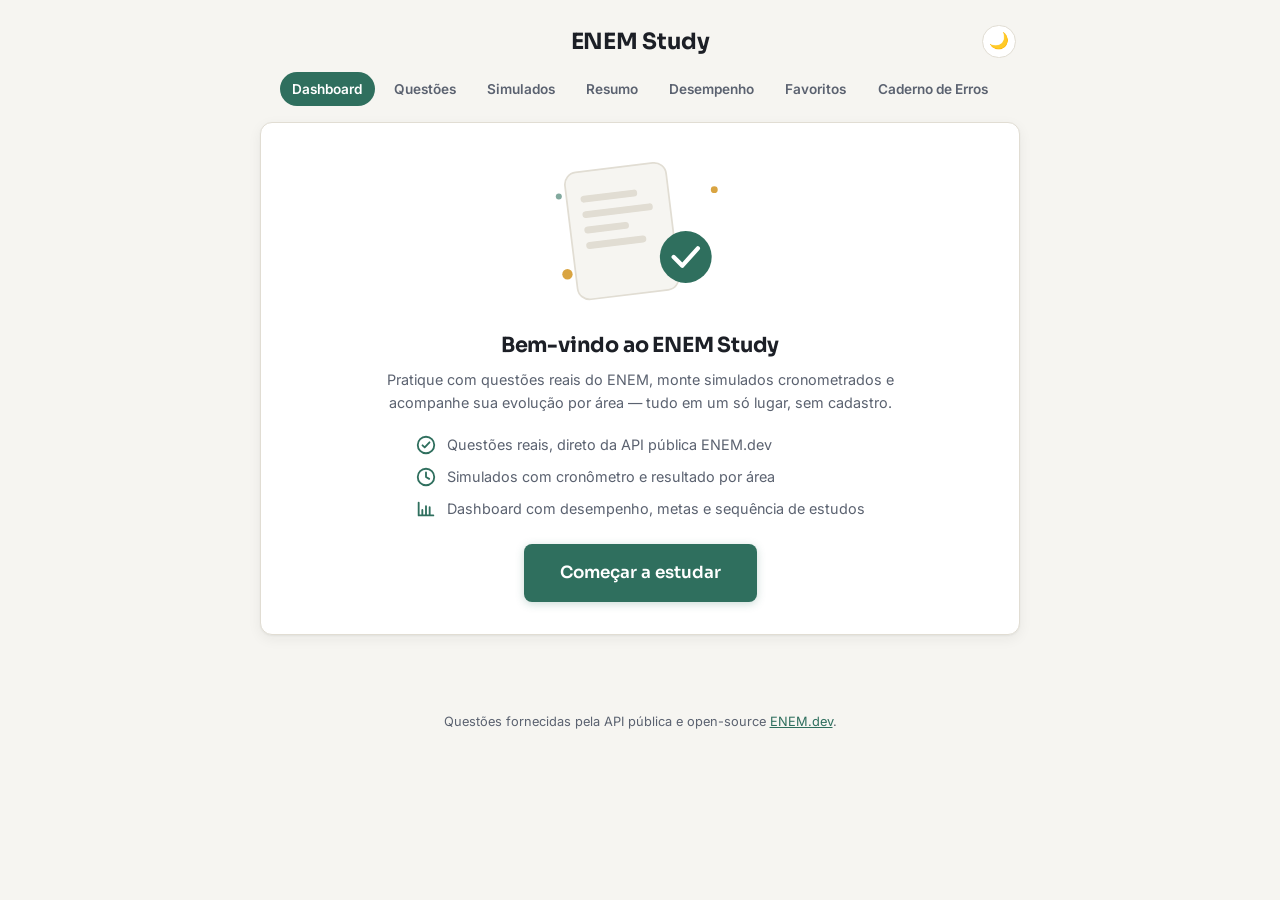
<file: index.html>
<!DOCTYPE html>
<html lang="pt-BR">
<head>
  <meta charset="UTF-8" />
  <meta name="viewport" content="width=device-width, initial-scale=1.0" />
  <title>ENEM Study — Dashboard</title>
  <link rel="preconnect" href="https://fonts.googleapis.com" />
  <link rel="stylesheet" href="css/global.css" />
  <link rel="stylesheet" href="css/dashboard.css" />
  <script>
    // Aplica o tema salvo ANTES da primeira renderização, para evitar o
    // "flash" de tema claro seguido de escuro. Única exceção deliberada à
    // regra de que só storage.js acessa localStorage: precisa rodar de
    // forma síncrona no <head>, antes de qualquer módulo ES carregar.
    try {
      var config = JSON.parse(localStorage.getItem('enemStudy:config'));
      if (config && config.tema === 'escuro') {
        document.documentElement.setAttribute('data-tema', 'escuro');
      }
    } catch (erro) {
      // localStorage indisponível — segue com o tema claro padrão.
    }
  </script>
</head>
<body>
  <div id="splash" class="splash" aria-hidden="true">
    <span class="splash-texto">Feito por: <strong>@davi__szz</strong></span>
  </div>
  <a href="#main" class="skip-link">Pular para o conteúdo</a>
  <header class="topo">
    <div class="topo-linha">
      <h1>ENEM Study</h1>
      <button id="btn-tema" type="button" class="botao-tema" aria-label="Ativar tema escuro">🌙</button>
    </div>
    <nav class="nav" aria-label="Navegação principal">
      <a class="nav-link" href="index.html">Dashboard</a>
      <a class="nav-link" href="pages/questoes.html">Questões</a>
      <a class="nav-link" href="pages/simulados.html">Simulados</a>
      <a class="nav-link" href="pages/resumo.html">Resumo</a>
      <a class="nav-link" href="pages/desempenho.html">Desempenho</a>
      <a class="nav-link" href="pages/favoritos.html">Favoritos</a>
      <a class="nav-link" href="pages/erros.html">Caderno de Erros</a>
    </nav>
  </header>

  <main class="conteudo" id="main">
    <section id="estado-sem-dados" class="cartao cartao--hero">
      <div class="hero-ilustracao" aria-hidden="true">
        <svg viewBox="0 0 220 170" width="190" height="147" role="img">
          <rect class="hero-doc-fundo" x="30" y="14" width="118" height="148" rx="14"
                transform="rotate(-7 89 88)" />
          <rect class="hero-doc-linha" x="46" y="42" width="66" height="8" rx="4"
                transform="rotate(-7 89 88)" />
          <rect class="hero-doc-linha" x="46" y="60" width="82" height="8" rx="4"
                transform="rotate(-7 89 88)" />
          <rect class="hero-doc-linha" x="46" y="78" width="52" height="8" rx="4"
                transform="rotate(-7 89 88)" />
          <rect class="hero-doc-linha" x="46" y="96" width="70" height="8" rx="4"
                transform="rotate(-7 89 88)" />
          <circle class="hero-badge-circulo" cx="163" cy="118" r="30" />
          <path class="hero-badge-check" d="M149 118l10 10 18-20" />
          <circle class="hero-dot hero-dot--ambar" cx="26" cy="138" r="6" />
          <circle class="hero-dot hero-dot--ambar" cx="196" cy="40" r="4" />
          <circle class="hero-dot hero-dot--primaria" cx="16" cy="48" r="3.5" />
        </svg>
      </div>

      <h2>Bem-vindo ao ENEM Study</h2>
      <p class="texto-suave hero-descricao">
        Pratique com questões reais do ENEM, monte simulados cronometrados e
        acompanhe sua evolução por área — tudo em um só lugar, sem cadastro.
      </p>

      <div class="hero-recursos">
        <div class="hero-recurso">
          <svg class="hero-recurso-icone" viewBox="0 0 24 24" width="22" height="22" aria-hidden="true">
            <circle cx="12" cy="12" r="9" />
            <path d="M8.2 12.3l2.4 2.4 5.2-5.6" />
          </svg>
          <span>Questões reais, direto da API pública ENEM.dev</span>
        </div>
        <div class="hero-recurso">
          <svg class="hero-recurso-icone" viewBox="0 0 24 24" width="22" height="22" aria-hidden="true">
            <circle cx="12" cy="12" r="9" />
            <path d="M12 7v5l3.5 2" />
          </svg>
          <span>Simulados com cronômetro e resultado por área</span>
        </div>
        <div class="hero-recurso">
          <svg class="hero-recurso-icone" viewBox="0 0 24 24" width="22" height="22" aria-hidden="true">
            <path d="M4 19V5M4 19h16M8 19v-6M12 19V9M16 19v-9" />
          </svg>
          <span>Dashboard com desempenho, metas e sequência de estudos</span>
        </div>
      </div>

      <a href="pages/questoes.html" class="botao botao--primario botao--grande">Começar a estudar</a>
    </section>

    <div id="dashboard-conteudo" hidden>
      <section class="grade-stats">
        <div class="cartao stat-card">
          <svg class="stat-icone" viewBox="0 0 24 24" width="22" height="22" aria-hidden="true">
            <circle cx="12" cy="12" r="9" />
            <path d="M8.2 12.3l2.4 2.4 5.2-5.6" />
          </svg>
          <span class="stat-label">Questões resolvidas</span>
          <span id="stat-resolvidas" class="stat-valor">0</span>
        </div>
        <div class="cartao stat-card">
          <svg class="stat-icone" viewBox="0 0 24 24" width="22" height="22" aria-hidden="true">
            <circle cx="12" cy="12" r="9" />
            <circle cx="12" cy="12" r="5" />
            <circle class="stat-icone-preenchido" cx="12" cy="12" r="1.3" />
          </svg>
          <span class="stat-label">Taxa de acerto</span>
          <span id="stat-taxa-acerto" class="stat-valor">—</span>
        </div>
        <div class="cartao stat-card">
          <svg id="icone-chama" class="stat-icone stat-icone-chama" viewBox="0 0 24 24" width="22" height="22" aria-hidden="true">
            <path d="M12 2.5c1 3-1.8 4.2-1.8 7.2a3.8 3.8 0 0 0 7.6 0c0-1-.4-1.8-.9-1.9.4 1.9-.9 2.8-1.9 2.8-1.4 0-1.9-1.1-1.9-2.2 0-1.9 1.9-2.8.9-5.4-.9.7-1.9 1.9-1.9 5 0 1.7-1.4 2.5-2.3 1.6C8.5 8.1 9 5.3 12 2.5z" />
          </svg>
          <span class="stat-label">Sequência de estudos</span>
          <span id="stat-streak" class="stat-valor">—</span>
        </div>
      </section>

      <section class="cartao">
        <div class="metas-cabecalho">
          <h2>Metas</h2>
          <button id="btn-editar-metas" type="button" class="botao botao--secundario botao--pequeno">
            Editar metas
          </button>
        </div>

        <p id="meta-texto-diaria" class="texto-suave">Meta diária: 0/30</p>
        <div class="barra-trilha barra-trilha--meta">
          <div id="meta-barra-diaria" class="barra-preenchimento" style="width: 0%"></div>
        </div>

        <p id="meta-texto-semanal" class="texto-suave meta-espaco-topo">Meta semanal: 0/150</p>
        <div class="barra-trilha barra-trilha--meta">
          <div id="meta-barra-semanal" class="barra-preenchimento" style="width: 0%"></div>
        </div>

        <form id="form-metas" class="form-metas" hidden>
          <div class="campo">
            <label for="input-meta-diaria">Meta diária (questões)</label>
            <input id="input-meta-diaria" type="number" min="1" max="500" required />
          </div>
          <div class="campo">
            <label for="input-meta-semanal">Meta semanal (questões)</label>
            <input id="input-meta-semanal" type="number" min="1" max="2000" required />
          </div>
          <button type="submit" class="botao botao--primario botao--pequeno">Salvar</button>
        </form>
      </section>

      <section class="cartao">
        <h2>Desempenho por área</h2>
        <div id="desempenho-por-disciplina"></div>
        <a href="pages/desempenho.html" class="link-ver-mais">Ver desempenho detalhado →</a>
      </section>

      <div id="recomendacoes" class="recomendacoes" hidden></div>

      <section class="cartao">
        <h2>Evolução da taxa de acerto</h2>
        <div id="grafico-evolucao" class="grafico-evolucao"></div>
      </section>

      <section class="cartao">
        <h2>Atividade recente</h2>
        <div id="atividade-recente"></div>
      </section>

      <div class="acoes-dashboard">
        <a href="pages/questoes.html" class="botao botao--primario botao--grande">
          Começar a estudar
        </a>
      </div>
    </div>
  </main>

  <footer class="rodape">
    <p>Questões fornecidas pela API pública e open-source <a href="https://enem.dev" target="_blank" rel="noopener">ENEM.dev</a>.</p>
  </footer>

  <script type="module" src="js/app.js"></script>
  <script type="module" src="js/dashboard.js"></script>
</body>
</html>
</file>
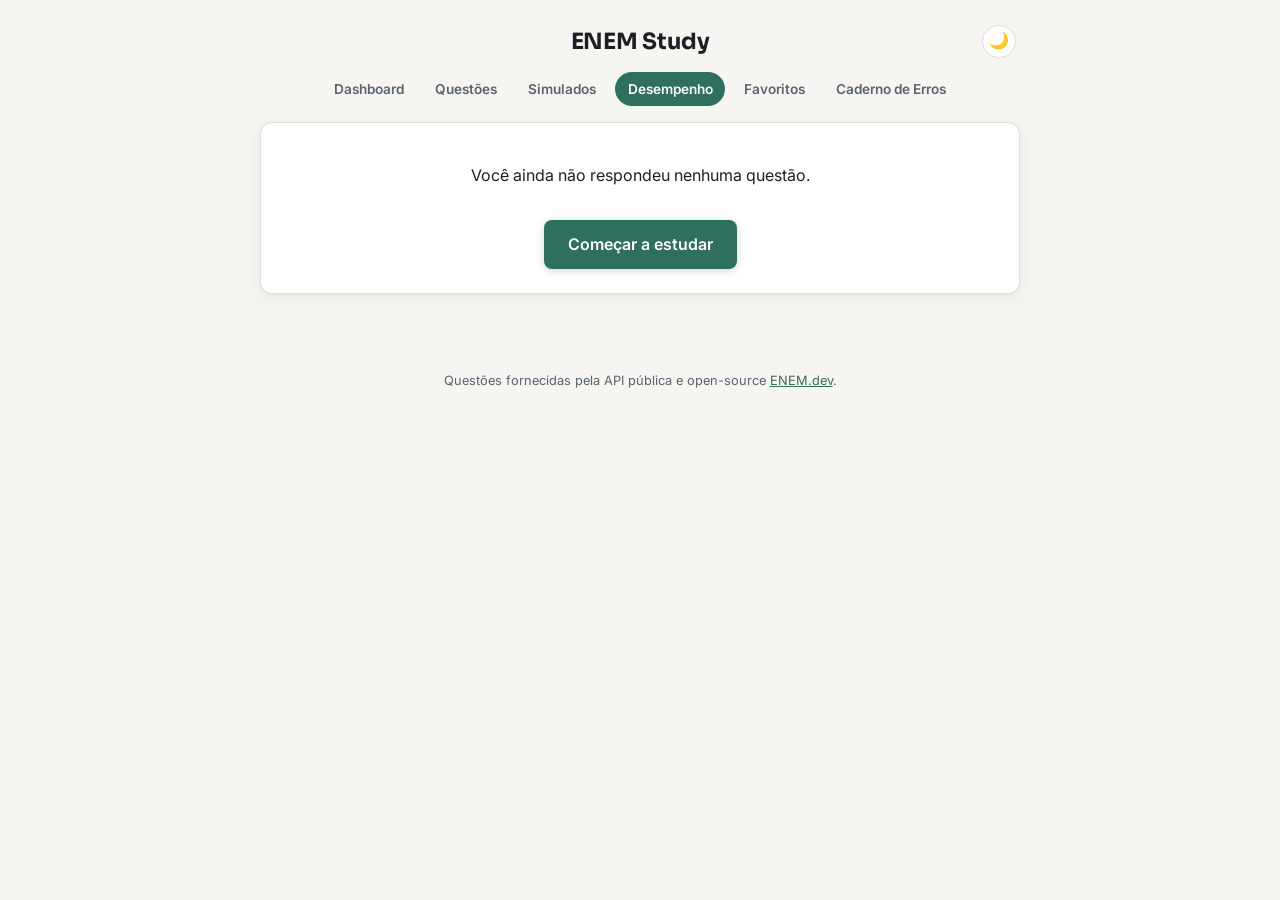
<file: desempenho.html>
<!DOCTYPE html>
<html lang="pt-BR">
<head>
  <meta charset="UTF-8" />
  <meta name="viewport" content="width=device-width, initial-scale=1.0" />
  <title>ENEM Study — Desempenho</title>
  <link rel="stylesheet" href="../css/global.css" />
  <link rel="stylesheet" href="../css/listas.css" />
  <link rel="preconnect" href="https://fonts.googleapis.com" />
  <script>
    // Aplica o tema salvo ANTES da primeira renderização (evita flash).
    // Única exceção deliberada à regra de que só storage.js acessa
    // localStorage: precisa rodar de forma síncrona no <head>.
    try {
      var config = JSON.parse(localStorage.getItem('enemStudy:config'));
      if (config && config.tema === 'escuro') {
        document.documentElement.setAttribute('data-tema', 'escuro');
      }
    } catch (erro) {
      // localStorage indisponível — segue com o tema claro padrão.
    }
  </script>
</head>
<body>
  <a href="#main" class="skip-link">Pular para o conteúdo</a>
  <header class="topo">
    <div class="topo-linha">
      <h1>ENEM Study</h1>
      <button id="btn-tema" type="button" class="botao-tema" aria-label="Ativar tema escuro">🌙</button>
    </div>
    <nav class="nav" aria-label="Navegação principal">
      <a class="nav-link" href="../index.html">Dashboard</a>
      <a class="nav-link" href="questoes.html">Questões</a>
      <a class="nav-link" href="simulados.html">Simulados</a>
      <a class="nav-link" href="desempenho.html">Desempenho</a>
      <a class="nav-link" href="favoritos.html">Favoritos</a>
      <a class="nav-link" href="erros.html">Caderno de Erros</a>
    </nav>
  </header>

  <main class="conteudo" id="main">
    <section id="estado-sem-dados" class="cartao cartao--central">
      <p>Você ainda não respondeu nenhuma questão.</p>
      <a href="questoes.html" class="botao botao--primario">Começar a estudar</a>
    </section>

    <div id="desempenho-conteudo" hidden>
      <section class="grade-stats">
        <div class="cartao stat-card">
          <span class="stat-label">Total de questões</span>
          <span id="resumo-total" class="stat-valor">0</span>
        </div>
        <div class="cartao stat-card">
          <span class="stat-label">Acertos</span>
          <span id="resumo-acertos" class="stat-valor">0</span>
        </div>
        <div class="cartao stat-card">
          <span class="stat-label">Taxa de acerto geral</span>
          <span id="resumo-taxa" class="stat-valor">0%</span>
        </div>
      </section>

      <section class="cartao">
        <h2>Desempenho por área</h2>
        <div class="tabela-scroll">
          <table class="tabela">
            <thead>
              <tr>
                <th scope="col">Área</th>
                <th scope="col">Questões</th>
                <th scope="col">Acertos</th>
                <th scope="col">Taxa de acerto</th>
              </tr>
            </thead>
            <tbody id="tabela-disciplinas"></tbody>
          </table>
        </div>
      </section>

      <section class="cartao">
        <h2>Questões por dia (últimos 14 dias)</h2>
        <div id="grafico-questoes-por-dia" class="grafico-barras"></div>
      </section>
    </div>
  </main>

  <footer class="rodape">
    <p>Questões fornecidas pela API pública e open-source <a href="https://enem.dev" target="_blank" rel="noopener">ENEM.dev</a>.</p>
  </footer>

  <script type="module" src="../js/app.js"></script>
  <script type="module" src="../js/desempenho.js"></script>
</body>
</html>
</file>
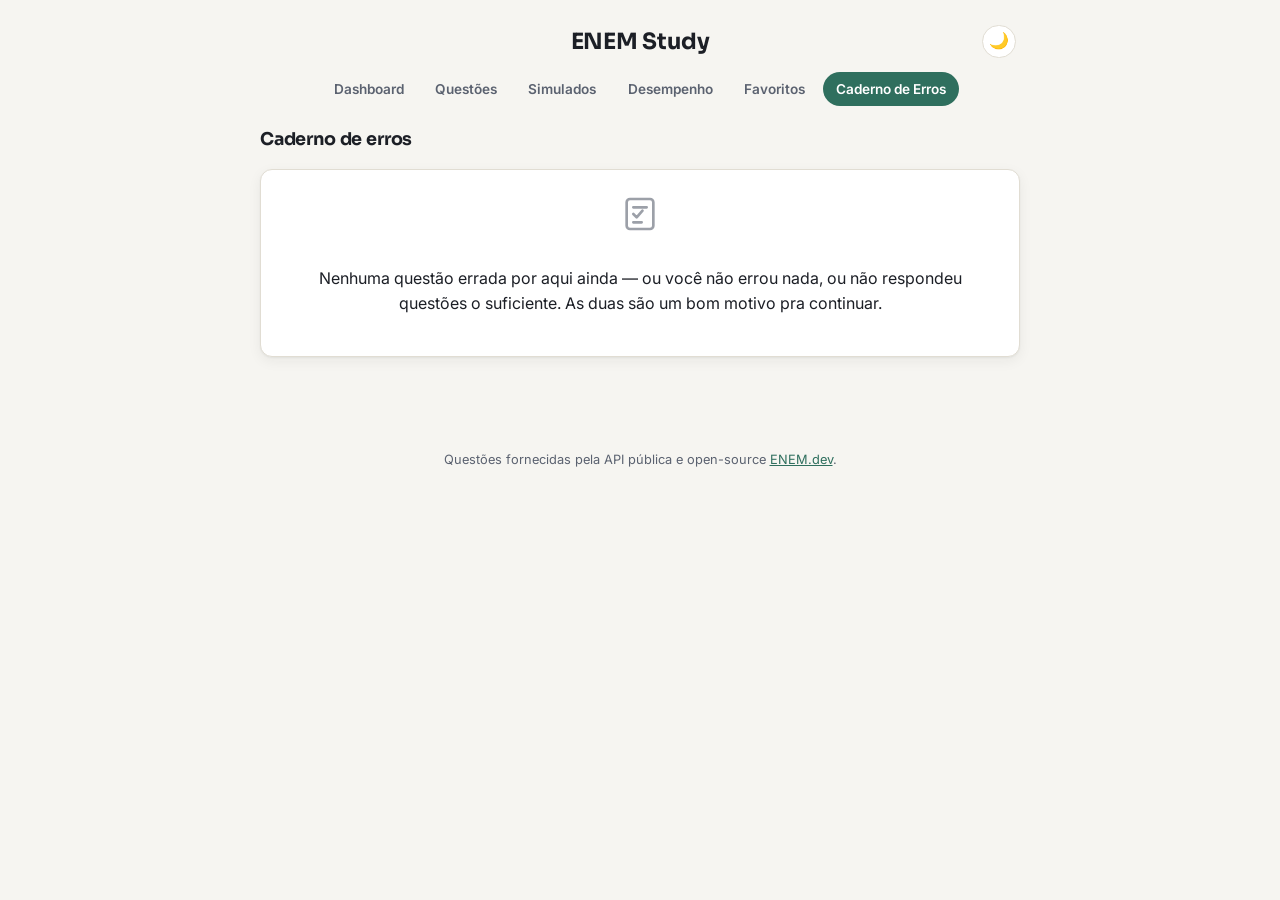
<file: erros.html>
<!DOCTYPE html>
<html lang="pt-BR">
<head>
  <meta charset="UTF-8" />
  <meta name="viewport" content="width=device-width, initial-scale=1.0" />
  <title>ENEM Study — Caderno de Erros</title>
  <link rel="stylesheet" href="../css/global.css" />
  <link rel="stylesheet" href="../css/listas.css" />
  <link rel="preconnect" href="https://fonts.googleapis.com" />
  <script>
    // Aplica o tema salvo ANTES da primeira renderização (evita flash).
    // Única exceção deliberada à regra de que só storage.js acessa
    // localStorage: precisa rodar de forma síncrona no <head>.
    try {
      var config = JSON.parse(localStorage.getItem('enemStudy:config'));
      if (config && config.tema === 'escuro') {
        document.documentElement.setAttribute('data-tema', 'escuro');
      }
    } catch (erro) {
      // localStorage indisponível — segue com o tema claro padrão.
    }
  </script>
</head>
<body>
  <a href="#main" class="skip-link">Pular para o conteúdo</a>
  <header class="topo">
    <div class="topo-linha">
      <h1>ENEM Study</h1>
      <button id="btn-tema" type="button" class="botao-tema" aria-label="Ativar tema escuro">🌙</button>
    </div>
    <nav class="nav" aria-label="Navegação principal">
      <a class="nav-link" href="../index.html">Dashboard</a>
      <a class="nav-link" href="questoes.html">Questões</a>
      <a class="nav-link" href="simulados.html">Simulados</a>
      <a class="nav-link" href="desempenho.html">Desempenho</a>
      <a class="nav-link" href="favoritos.html">Favoritos</a>
      <a class="nav-link" href="erros.html">Caderno de Erros</a>
    </nav>
  </header>

  <main class="conteudo" id="main">
    <h2>Caderno de erros</h2>

    <div id="estado-vazio" class="cartao cartao--central" hidden>
      <svg class="estado-vazio-icone" viewBox="0 0 24 24" width="40" height="40" aria-hidden="true">
        <rect x="4" y="3" width="16" height="18" rx="2" />
        <path d="M8 8h8M8 12l2 2 3.5-4M8 17h5" />
      </svg>
      <p>
        Nenhuma questão errada por aqui ainda — ou você não errou nada, ou não
        respondeu questões o suficiente. As duas são um bom motivo pra continuar.
      </p>
    </div>

    <ul id="lista-erros" class="lista-cartoes" hidden></ul>
  </main>

  <footer class="rodape">
    <p>Questões fornecidas pela API pública e open-source <a href="https://enem.dev" target="_blank" rel="noopener">ENEM.dev</a>.</p>
  </footer>

  <script type="module" src="../js/app.js"></script>
  <script type="module" src="../js/erros.js"></script>
</body>
</html>
</file>
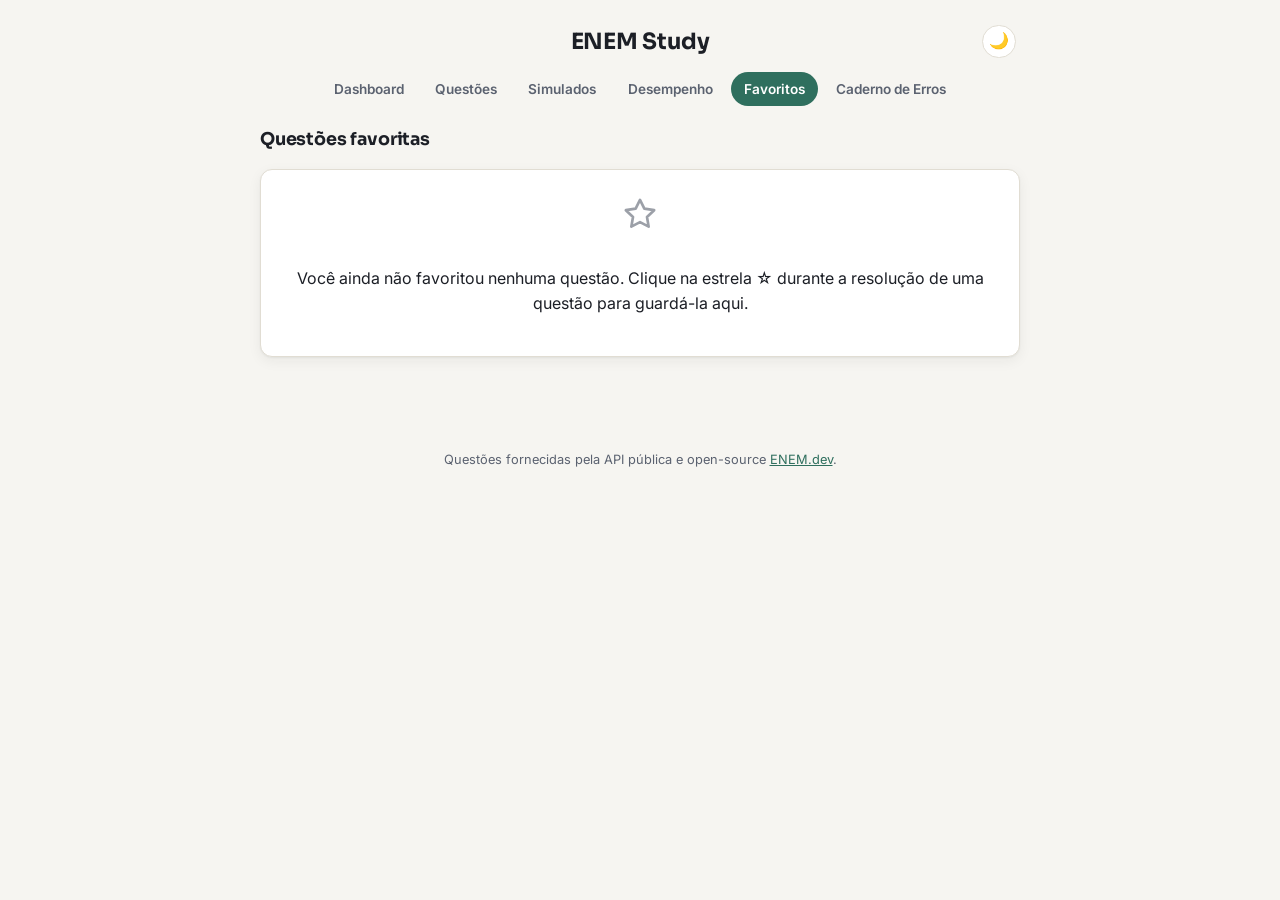
<file: favoritos.html>
<!DOCTYPE html>
<html lang="pt-BR">
<head>
  <meta charset="UTF-8" />
  <meta name="viewport" content="width=device-width, initial-scale=1.0" />
  <title>ENEM Study — Favoritos</title>
  <link rel="stylesheet" href="../css/global.css" />
  <link rel="stylesheet" href="../css/listas.css" />
  <link rel="preconnect" href="https://fonts.googleapis.com" />
  <script>
    // Aplica o tema salvo ANTES da primeira renderização (evita flash).
    // Única exceção deliberada à regra de que só storage.js acessa
    // localStorage: precisa rodar de forma síncrona no <head>.
    try {
      var config = JSON.parse(localStorage.getItem('enemStudy:config'));
      if (config && config.tema === 'escuro') {
        document.documentElement.setAttribute('data-tema', 'escuro');
      }
    } catch (erro) {
      // localStorage indisponível — segue com o tema claro padrão.
    }
  </script>
</head>
<body>
  <a href="#main" class="skip-link">Pular para o conteúdo</a>
  <header class="topo">
    <div class="topo-linha">
      <h1>ENEM Study</h1>
      <button id="btn-tema" type="button" class="botao-tema" aria-label="Ativar tema escuro">🌙</button>
    </div>
    <nav class="nav" aria-label="Navegação principal">
      <a class="nav-link" href="../index.html">Dashboard</a>
      <a class="nav-link" href="questoes.html">Questões</a>
      <a class="nav-link" href="simulados.html">Simulados</a>
      <a class="nav-link" href="desempenho.html">Desempenho</a>
      <a class="nav-link" href="favoritos.html">Favoritos</a>
      <a class="nav-link" href="erros.html">Caderno de Erros</a>
    </nav>
  </header>

  <main class="conteudo" id="main">
    <h2>Questões favoritas</h2>

    <div id="estado-vazio" class="cartao cartao--central" hidden>
      <svg class="estado-vazio-icone" viewBox="0 0 24 24" width="40" height="40" aria-hidden="true">
        <path d="M12 3.5l2.6 5.3 5.9.9-4.3 4.1 1 5.8-5.2-2.7-5.2 2.7 1-5.8-4.3-4.1 5.9-.9z" />
      </svg>
      <p>
        Você ainda não favoritou nenhuma questão. Clique na estrela ☆ durante a
        resolução de uma questão para guardá-la aqui.
      </p>
    </div>

    <ul id="lista-favoritos" class="lista-cartoes" hidden></ul>
  </main>

  <footer class="rodape">
    <p>Questões fornecidas pela API pública e open-source <a href="https://enem.dev" target="_blank" rel="noopener">ENEM.dev</a>.</p>
  </footer>

  <script type="module" src="../js/app.js"></script>
  <script type="module" src="../js/favoritos.js"></script>
</body>
</html>
</file>
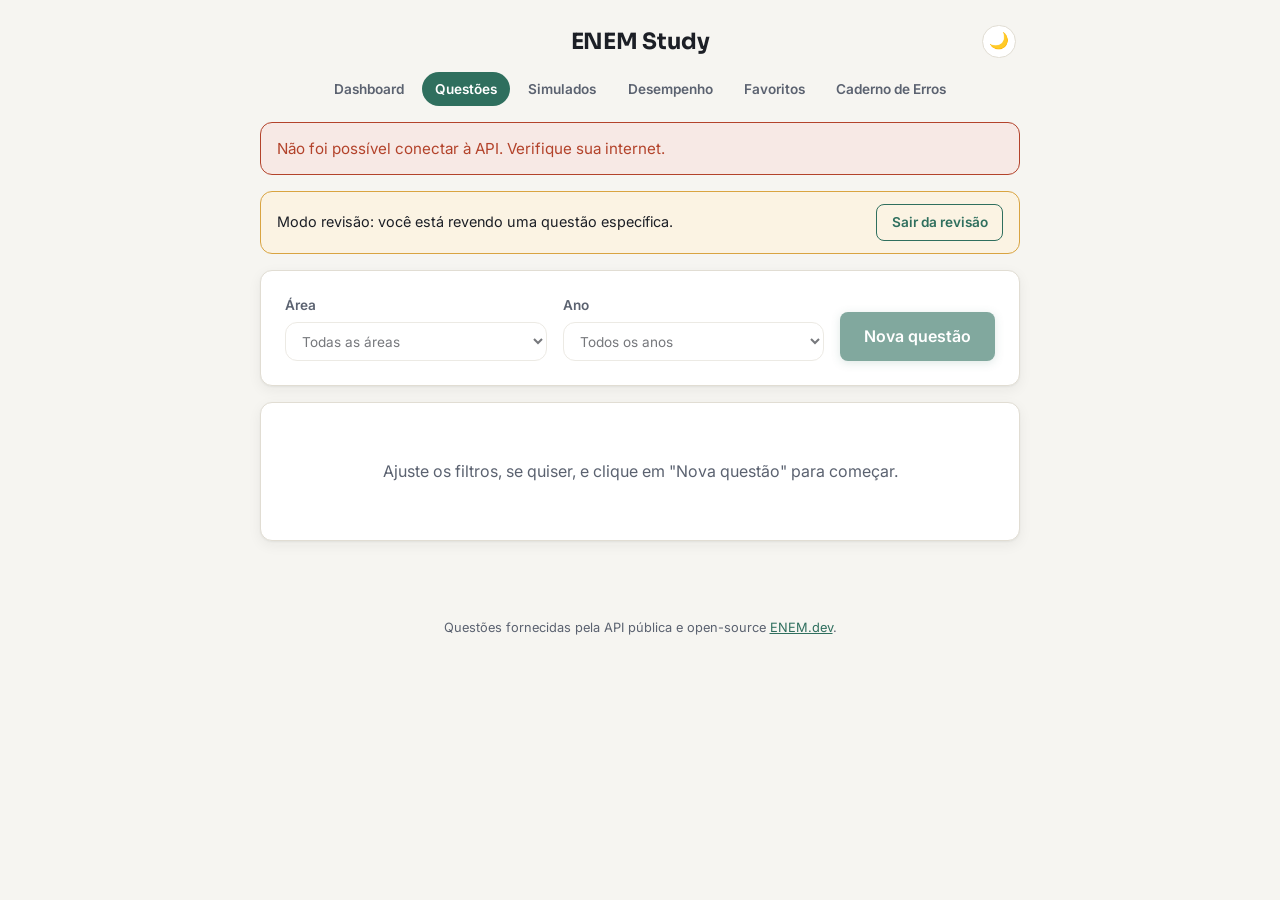
<file: questoes.html>
<!DOCTYPE html>
<html lang="pt-BR">
<head>
  <meta charset="UTF-8" />
  <meta name="viewport" content="width=device-width, initial-scale=1.0" />
  <title>ENEM Study — Questões</title>
  <link rel="stylesheet" href="../css/global.css" />
  <link rel="stylesheet" href="../css/questoes.css" />
  <link rel="preconnect" href="https://fonts.googleapis.com" />
  <script>
    // Aplica o tema salvo ANTES da primeira renderização (evita flash).
    // Única exceção deliberada à regra de que só storage.js acessa
    // localStorage: precisa rodar de forma síncrona no <head>.
    try {
      var config = JSON.parse(localStorage.getItem('enemStudy:config'));
      if (config && config.tema === 'escuro') {
        document.documentElement.setAttribute('data-tema', 'escuro');
      }
    } catch (erro) {
      // localStorage indisponível — segue com o tema claro padrão.
    }
  </script>
</head>
<body>
  <a href="#main" class="skip-link">Pular para o conteúdo</a>
  <header class="topo">
    <div class="topo-linha">
      <h1>ENEM Study</h1>
      <button id="btn-tema" type="button" class="botao-tema" aria-label="Ativar tema escuro">🌙</button>
    </div>
    <nav class="nav" aria-label="Navegação principal">
      <a class="nav-link" href="../index.html">Dashboard</a>
      <a class="nav-link" href="questoes.html">Questões</a>
      <a class="nav-link" href="simulados.html">Simulados</a>
      <a class="nav-link" href="desempenho.html">Desempenho</a>
      <a class="nav-link" href="favoritos.html">Favoritos</a>
      <a class="nav-link" href="erros.html">Caderno de Erros</a>
    </nav>
  </header>

  <main class="conteudo" id="main">
    <div id="status" class="status" hidden role="status" aria-live="polite"></div>

    <div id="banner-revisao" class="banner-revisao" hidden>
      <span>Modo revisão: você está revendo uma questão específica.</span>
      <button id="btn-sair-revisao" type="button" class="botao botao--secundario botao--pequeno">
        Sair da revisão
      </button>
    </div>

    <section class="cartao">
      <div class="filtros">
        <div class="campo">
          <label for="filtro-area">Área</label>
          <select id="filtro-area" disabled>
            <option value="">Todas as áreas</option>
          </select>
        </div>
        <div class="campo">
          <label for="filtro-ano">Ano</label>
          <select id="filtro-ano" disabled>
            <option value="">Todos os anos</option>
          </select>
        </div>
        <button id="btn-nova-questao" type="button" class="botao botao--primario" disabled>
          Nova questão
        </button>
      </div>
    </section>

    <section id="questao-container" class="cartao">
      <p id="estado-vazio" class="estado-vazio">
        Ajuste os filtros, se quiser, e clique em "Nova questão" para começar.
      </p>

      <div id="questao-conteudo" hidden>
        <div class="questao-meta">
          <span>ENEM <strong id="meta-ano"></strong></span>
          <span id="meta-disciplina"></span>
          <span id="meta-numero"></span>
          <button id="btn-favoritar" type="button" class="botao-favorito" aria-pressed="false">
            ☆ Favoritar
          </button>
        </div>

        <div id="questao-contexto" class="questao-contexto" hidden></div>

        <div id="questao-imagens" class="questao-imagens" hidden></div>

        <p id="questao-enunciado" class="questao-enunciado" hidden></p>

        <fieldset id="alternativas" class="alternativas">
          <legend class="sr-only">Alternativas</legend>
        </fieldset>

        <div id="feedback" class="feedback" hidden role="status" aria-live="polite"></div>

        <div class="acoes">
          <button id="btn-confirmar" type="button" class="botao botao--primario" disabled>
            Confirmar resposta
          </button>
          <button id="btn-proxima" type="button" class="botao botao--secundario" hidden>
            Próxima questão
          </button>
        </div>
      </div>
    </section>
  </main>

  <footer class="rodape">
    <p>Questões fornecidas pela API pública e open-source <a href="https://enem.dev" target="_blank" rel="noopener">ENEM.dev</a>.</p>
  </footer>

  <script type="module" src="../js/app.js"></script>
  <script type="module" src="../js/questoes.js"></script>
</body>
</html>
</file>
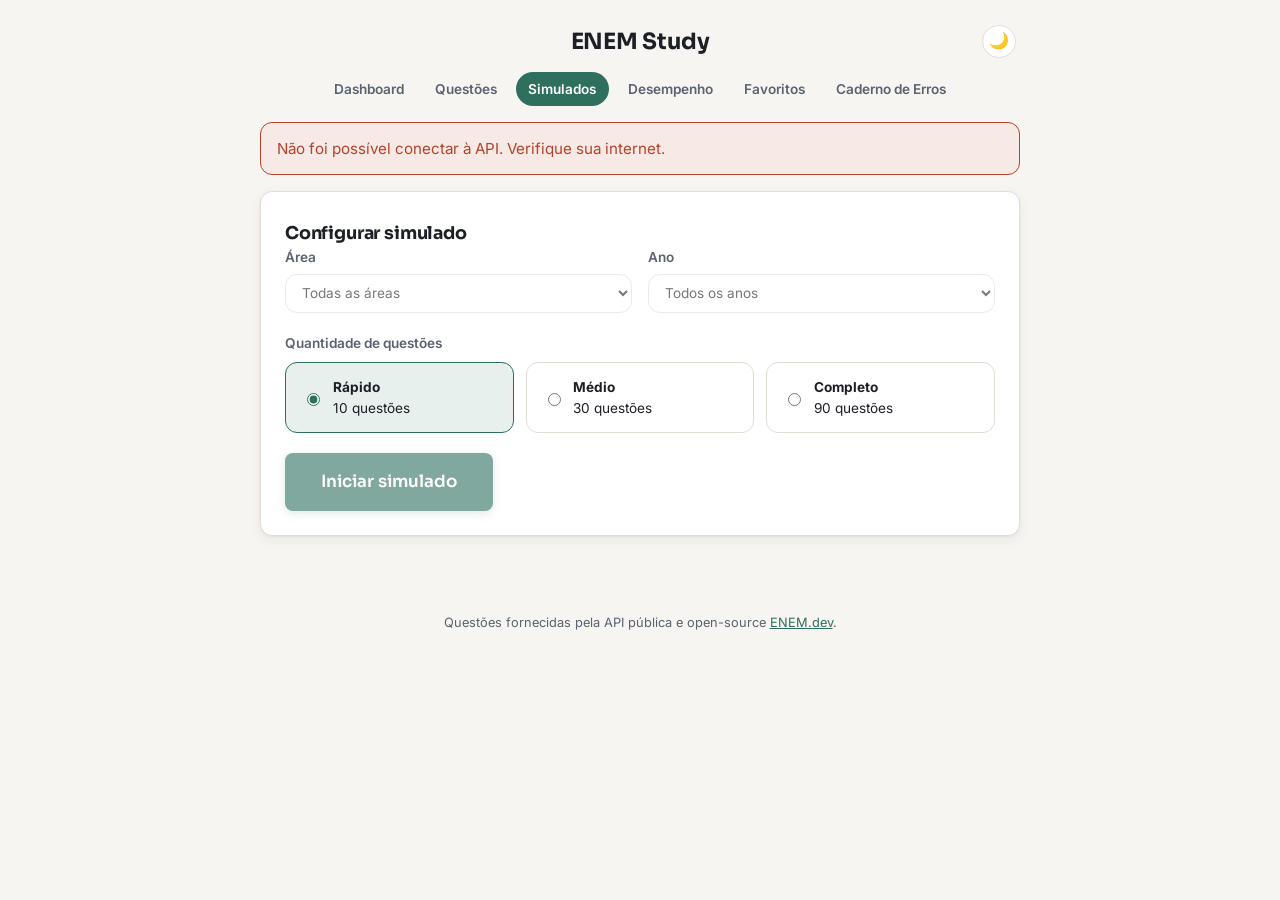
<file: simulados.html>
<!DOCTYPE html>
<html lang="pt-BR">
<head>
  <meta charset="UTF-8" />
  <meta name="viewport" content="width=device-width, initial-scale=1.0" />
  <title>ENEM Study — Simulados</title>
  <link rel="preconnect" href="https://fonts.googleapis.com" />
  <link rel="stylesheet" href="../css/global.css" />
  <link rel="stylesheet" href="../css/questoes.css" />
  <link rel="stylesheet" href="../css/dashboard.css" />
  <link rel="stylesheet" href="../css/simulados.css" />
  <script>
    // Aplica o tema salvo ANTES da primeira renderização (evita flash).
    // Única exceção deliberada à regra de que só storage.js acessa
    // localStorage: precisa rodar de forma síncrona no <head>.
    try {
      var config = JSON.parse(localStorage.getItem('enemStudy:config'));
      if (config && config.tema === 'escuro') {
        document.documentElement.setAttribute('data-tema', 'escuro');
      }
    } catch (erro) {
      // localStorage indisponível — segue com o tema claro padrão.
    }
  </script>
</head>
<body>
  <a href="#main" class="skip-link">Pular para o conteúdo</a>
  <header class="topo">
    <div class="topo-linha">
      <h1>ENEM Study</h1>
      <button id="btn-tema" type="button" class="botao-tema" aria-label="Ativar tema escuro">🌙</button>
    </div>
    <nav class="nav" aria-label="Navegação principal">
      <a class="nav-link" href="../index.html">Dashboard</a>
      <a class="nav-link" href="questoes.html">Questões</a>
      <a class="nav-link" href="simulados.html">Simulados</a>
      <a class="nav-link" href="desempenho.html">Desempenho</a>
      <a class="nav-link" href="favoritos.html">Favoritos</a>
      <a class="nav-link" href="erros.html">Caderno de Erros</a>
    </nav>
  </header>

  <main class="conteudo" id="main">
    <div id="status" class="status" hidden role="status" aria-live="polite"></div>

    <!-- 1) Configuração -->
    <section id="secao-config" class="cartao">
      <h2>Configurar simulado</h2>

      <div class="filtros">
        <div class="campo">
          <label for="filtro-area">Área</label>
          <select id="filtro-area" disabled>
            <option value="">Todas as áreas</option>
          </select>
        </div>
        <div class="campo">
          <label for="filtro-ano">Ano</label>
          <select id="filtro-ano" disabled>
            <option value="">Todos os anos</option>
          </select>
        </div>
      </div>

      <fieldset class="quantidade-opcoes">
        <legend>Quantidade de questões</legend>
        <label class="opcao-quantidade">
          <input type="radio" name="quantidade" value="10" checked />
          <span><strong>Rápido</strong><br />10 questões</span>
        </label>
        <label class="opcao-quantidade">
          <input type="radio" name="quantidade" value="30" />
          <span><strong>Médio</strong><br />30 questões</span>
        </label>
        <label class="opcao-quantidade">
          <input type="radio" name="quantidade" value="90" />
          <span><strong>Completo</strong><br />90 questões</span>
        </label>
      </fieldset>

      <p id="aviso-area-limitada" class="aviso" hidden>
        Com filtro de área, cada questão é carregada individualmente para
        respeitar o limite de requisições da API — por isso o simulado fica
        limitado a 10 questões.
      </p>

      <button id="btn-iniciar" type="button" class="botao botao--primario botao--grande" disabled>
        Iniciar simulado
      </button>
    </section>

    <!-- 2) Em andamento -->
    <section id="secao-andamento" class="cartao" hidden>
      <div class="simulado-cabecalho">
        <span id="progresso-texto">Questão 1 de 10</span>
        <span id="cronometro" class="cronometro">00:00:00</span>
      </div>
      <div class="barra-trilha barra-trilha--progresso">
        <div id="progresso-barra" class="barra-preenchimento" style="width: 0%"></div>
      </div>

      <div class="questao-meta">
        <span>ENEM <strong id="meta-ano"></strong></span>
        <span id="meta-disciplina"></span>
      </div>

      <div id="questao-contexto" class="questao-contexto" hidden></div>
      <div id="questao-imagens" class="questao-imagens" hidden></div>
      <p id="questao-enunciado" class="questao-enunciado" hidden></p>

      <fieldset id="alternativas" class="alternativas">
        <legend class="sr-only">Alternativas</legend>
      </fieldset>

      <div class="acoes">
        <button id="btn-avancar" type="button" class="botao botao--primario">
          Próxima questão
        </button>
      </div>
    </section>

    <!-- 3) Resultado -->
    <section id="secao-resultado" class="cartao" hidden>
      <h2>Resultado do simulado</h2>

      <section class="grade-stats">
        <div class="cartao stat-card">
          <span class="stat-label">Acertos</span>
          <span id="resultado-acertos" class="stat-valor">0/0</span>
        </div>
        <div class="cartao stat-card">
          <span class="stat-label">Erros</span>
          <span id="resultado-erros" class="stat-valor">0</span>
        </div>
        <div class="cartao stat-card">
          <span class="stat-label">Percentual</span>
          <span id="resultado-percentual" class="stat-valor">0%</span>
        </div>
        <div class="cartao stat-card">
          <span class="stat-label">Tempo</span>
          <span id="resultado-tempo" class="stat-valor">00:00:00</span>
        </div>
      </section>

      <h2>Desempenho por área</h2>
      <div id="resultado-por-area"></div>

      <div class="acoes-dashboard">
        <button id="btn-novo-simulado" type="button" class="botao botao--primario botao--grande">
          Novo simulado
        </button>
      </div>
    </section>
  </main>

  <footer class="rodape">
    <p>Questões fornecidas pela API pública e open-source <a href="https://enem.dev" target="_blank" rel="noopener">ENEM.dev</a>.</p>
  </footer>

  <script type="module" src="../js/app.js"></script>
  <script type="module" src="../js/simulados.js"></script>
</body>
</html>
</file>
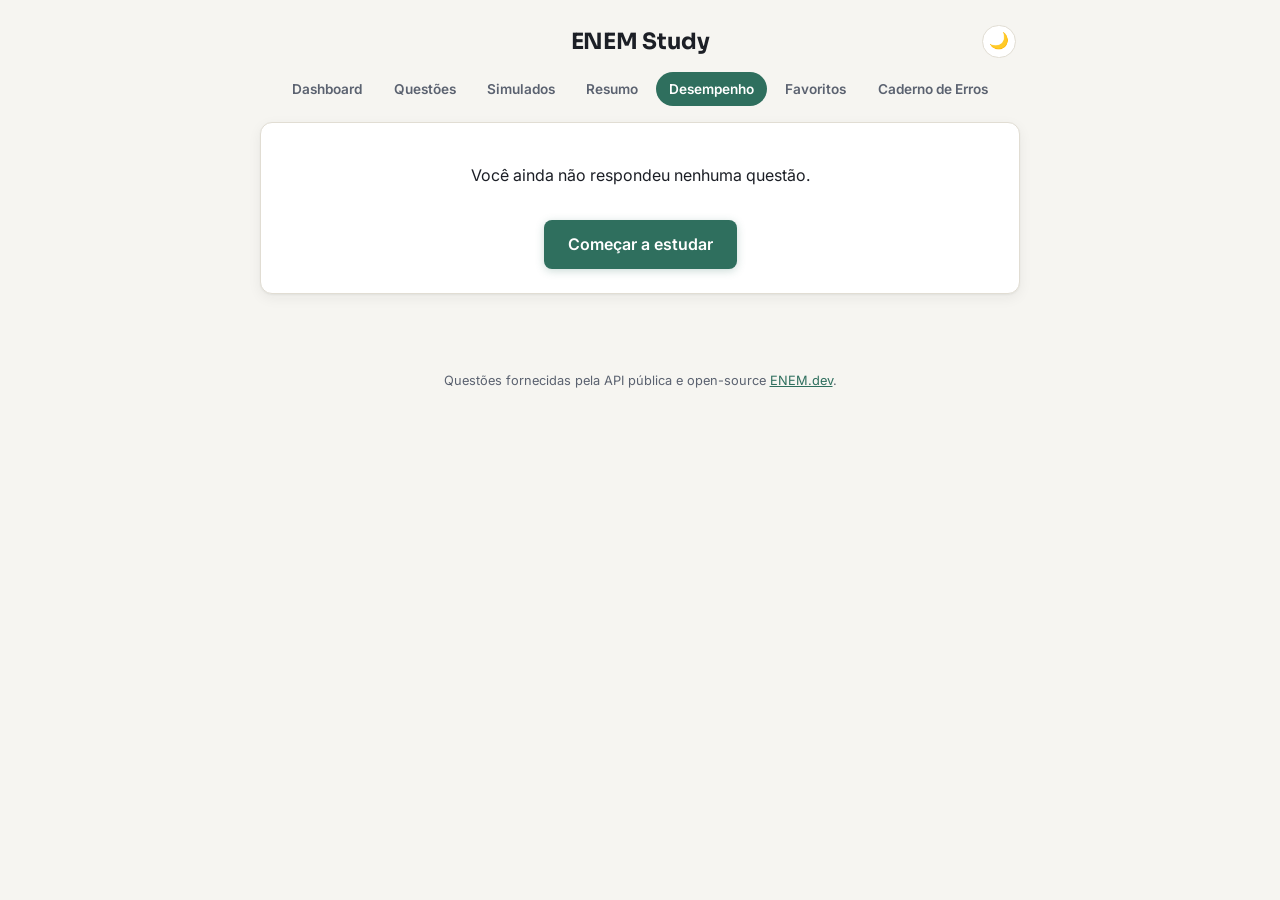
<file: pages/desempenho.html>
<!DOCTYPE html>
<html lang="pt-BR">
<head>
  <meta charset="UTF-8" />
  <meta name="viewport" content="width=device-width, initial-scale=1.0" />
  <title>ENEM Study — Desempenho</title>
  <link rel="stylesheet" href="../css/global.css" />
  <link rel="stylesheet" href="../css/listas.css" />
  <link rel="preconnect" href="https://fonts.googleapis.com" />
  <script>
    // Aplica o tema salvo ANTES da primeira renderização (evita flash).
    // Única exceção deliberada à regra de que só storage.js acessa
    // localStorage: precisa rodar de forma síncrona no <head>.
    try {
      var config = JSON.parse(localStorage.getItem('enemStudy:config'));
      if (config && config.tema === 'escuro') {
        document.documentElement.setAttribute('data-tema', 'escuro');
      }
    } catch (erro) {
      // localStorage indisponível — segue com o tema claro padrão.
    }
  </script>
</head>
<body>
  <a href="#main" class="skip-link">Pular para o conteúdo</a>
  <header class="topo">
    <div class="topo-linha">
      <h1>ENEM Study</h1>
      <button id="btn-tema" type="button" class="botao-tema" aria-label="Ativar tema escuro">🌙</button>
    </div>
    <nav class="nav" aria-label="Navegação principal">
      <a class="nav-link" href="../index.html">Dashboard</a>
      <a class="nav-link" href="questoes.html">Questões</a>
      <a class="nav-link" href="simulados.html">Simulados</a>
      <a class="nav-link" href="resumo.html">Resumo</a>
      <a class="nav-link" href="desempenho.html">Desempenho</a>
      <a class="nav-link" href="favoritos.html">Favoritos</a>
      <a class="nav-link" href="erros.html">Caderno de Erros</a>
    </nav>
  </header>

  <main class="conteudo" id="main">
    <section id="estado-sem-dados" class="cartao cartao--central">
      <p>Você ainda não respondeu nenhuma questão.</p>
      <a href="questoes.html" class="botao botao--primario">Começar a estudar</a>
    </section>

    <div id="desempenho-conteudo" hidden>
      <section class="grade-stats">
        <div class="cartao stat-card">
          <span class="stat-label">Total de questões</span>
          <span id="resumo-total" class="stat-valor">0</span>
        </div>
        <div class="cartao stat-card">
          <span class="stat-label">Acertos</span>
          <span id="resumo-acertos" class="stat-valor">0</span>
        </div>
        <div class="cartao stat-card">
          <span class="stat-label">Taxa de acerto geral</span>
          <span id="resumo-taxa" class="stat-valor">0%</span>
        </div>
      </section>

      <section class="cartao">
        <h2>Desempenho por área</h2>
        <div class="tabela-scroll">
          <table class="tabela">
            <thead>
              <tr>
                <th scope="col">Área</th>
                <th scope="col">Questões</th>
                <th scope="col">Acertos</th>
                <th scope="col">Taxa de acerto</th>
              </tr>
            </thead>
            <tbody id="tabela-disciplinas"></tbody>
          </table>
        </div>
      </section>

      <section class="cartao">
        <h2>Questões por dia (últimos 14 dias)</h2>
        <div id="grafico-questoes-por-dia" class="grafico-barras"></div>
      </section>
    </div>
  </main>

  <footer class="rodape">
    <p>Questões fornecidas pela API pública e open-source <a href="https://enem.dev" target="_blank" rel="noopener">ENEM.dev</a>.</p>
  </footer>

  <script type="module" src="../js/app.js"></script>
  <script type="module" src="../js/desempenho.js"></script>
</body>
</html>
</file>
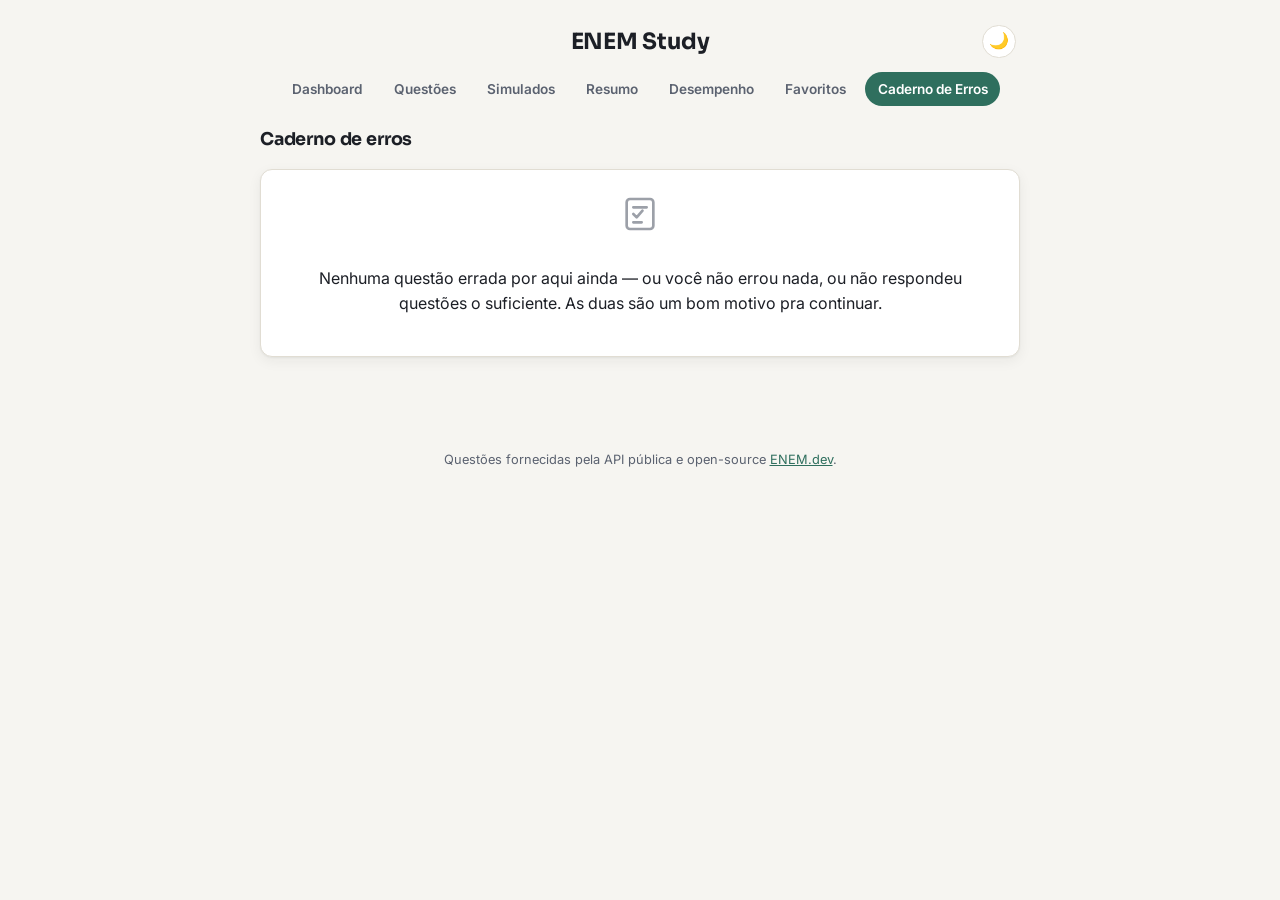
<file: pages/erros.html>
<!DOCTYPE html>
<html lang="pt-BR">
<head>
  <meta charset="UTF-8" />
  <meta name="viewport" content="width=device-width, initial-scale=1.0" />
  <title>ENEM Study — Caderno de Erros</title>
  <link rel="stylesheet" href="../css/global.css" />
  <link rel="stylesheet" href="../css/listas.css" />
  <link rel="preconnect" href="https://fonts.googleapis.com" />
  <script>
    // Aplica o tema salvo ANTES da primeira renderização (evita flash).
    // Única exceção deliberada à regra de que só storage.js acessa
    // localStorage: precisa rodar de forma síncrona no <head>.
    try {
      var config = JSON.parse(localStorage.getItem('enemStudy:config'));
      if (config && config.tema === 'escuro') {
        document.documentElement.setAttribute('data-tema', 'escuro');
      }
    } catch (erro) {
      // localStorage indisponível — segue com o tema claro padrão.
    }
  </script>
</head>
<body>
  <a href="#main" class="skip-link">Pular para o conteúdo</a>
  <header class="topo">
    <div class="topo-linha">
      <h1>ENEM Study</h1>
      <button id="btn-tema" type="button" class="botao-tema" aria-label="Ativar tema escuro">🌙</button>
    </div>
    <nav class="nav" aria-label="Navegação principal">
      <a class="nav-link" href="../index.html">Dashboard</a>
      <a class="nav-link" href="questoes.html">Questões</a>
      <a class="nav-link" href="simulados.html">Simulados</a>
      <a class="nav-link" href="resumo.html">Resumo</a>
      <a class="nav-link" href="desempenho.html">Desempenho</a>
      <a class="nav-link" href="favoritos.html">Favoritos</a>
      <a class="nav-link" href="erros.html">Caderno de Erros</a>
    </nav>
  </header>

  <main class="conteudo" id="main">
    <h2>Caderno de erros</h2>

    <div id="estado-vazio" class="cartao cartao--central" hidden>
      <svg class="estado-vazio-icone" viewBox="0 0 24 24" width="40" height="40" aria-hidden="true">
        <rect x="4" y="3" width="16" height="18" rx="2" />
        <path d="M8 8h8M8 12l2 2 3.5-4M8 17h5" />
      </svg>
      <p>
        Nenhuma questão errada por aqui ainda — ou você não errou nada, ou não
        respondeu questões o suficiente. As duas são um bom motivo pra continuar.
      </p>
    </div>

    <ul id="lista-erros" class="lista-cartoes" hidden></ul>
  </main>

  <footer class="rodape">
    <p>Questões fornecidas pela API pública e open-source <a href="https://enem.dev" target="_blank" rel="noopener">ENEM.dev</a>.</p>
  </footer>

  <script type="module" src="../js/app.js"></script>
  <script type="module" src="../js/erros.js"></script>
</body>
</html>
</file>
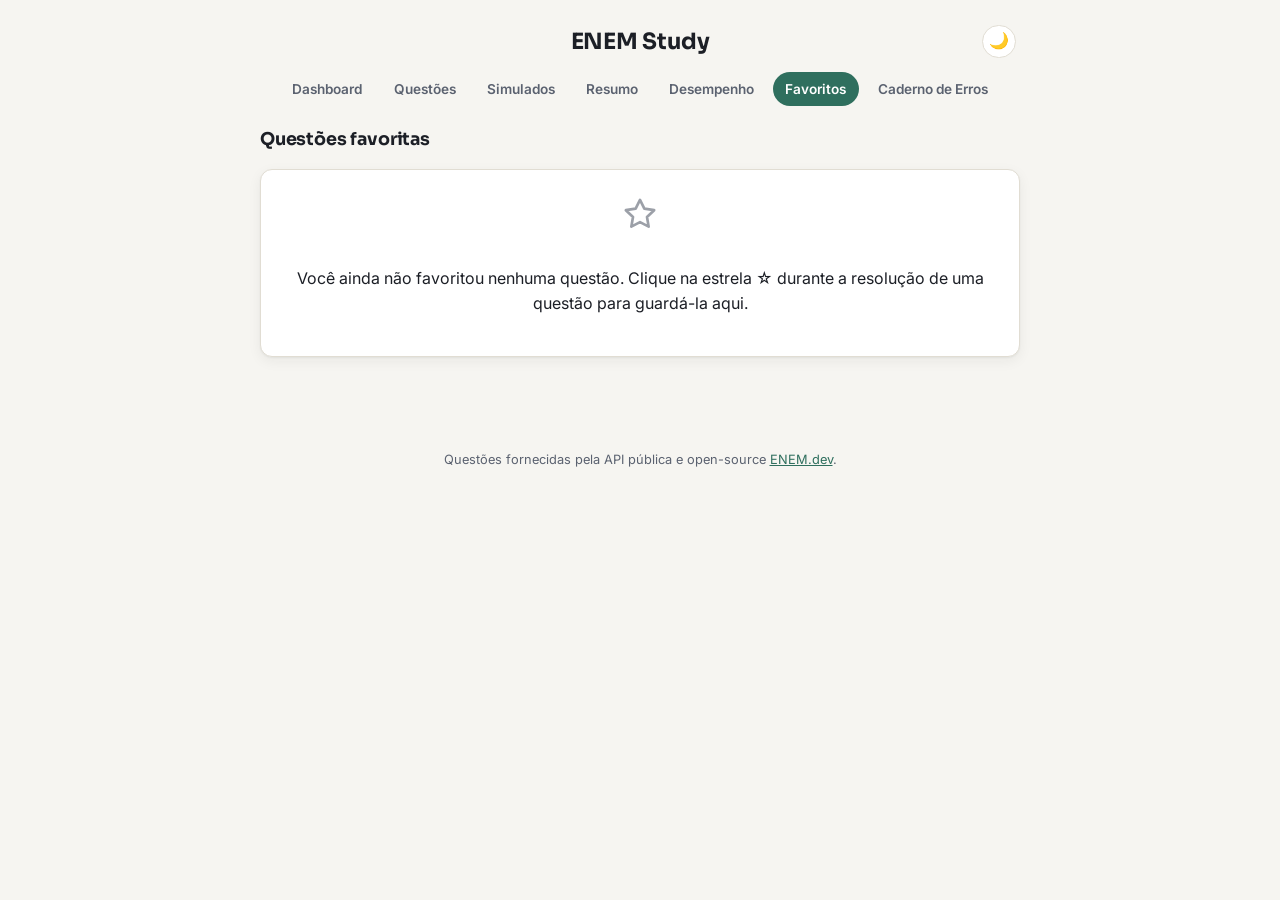
<file: pages/favoritos.html>
<!DOCTYPE html>
<html lang="pt-BR">
<head>
  <meta charset="UTF-8" />
  <meta name="viewport" content="width=device-width, initial-scale=1.0" />
  <title>ENEM Study — Favoritos</title>
  <link rel="stylesheet" href="../css/global.css" />
  <link rel="stylesheet" href="../css/listas.css" />
  <link rel="preconnect" href="https://fonts.googleapis.com" />
  <script>
    // Aplica o tema salvo ANTES da primeira renderização (evita flash).
    // Única exceção deliberada à regra de que só storage.js acessa
    // localStorage: precisa rodar de forma síncrona no <head>.
    try {
      var config = JSON.parse(localStorage.getItem('enemStudy:config'));
      if (config && config.tema === 'escuro') {
        document.documentElement.setAttribute('data-tema', 'escuro');
      }
    } catch (erro) {
      // localStorage indisponível — segue com o tema claro padrão.
    }
  </script>
</head>
<body>
  <a href="#main" class="skip-link">Pular para o conteúdo</a>
  <header class="topo">
    <div class="topo-linha">
      <h1>ENEM Study</h1>
      <button id="btn-tema" type="button" class="botao-tema" aria-label="Ativar tema escuro">🌙</button>
    </div>
    <nav class="nav" aria-label="Navegação principal">
      <a class="nav-link" href="../index.html">Dashboard</a>
      <a class="nav-link" href="questoes.html">Questões</a>
      <a class="nav-link" href="simulados.html">Simulados</a>
      <a class="nav-link" href="resumo.html">Resumo</a>
      <a class="nav-link" href="desempenho.html">Desempenho</a>
      <a class="nav-link" href="favoritos.html">Favoritos</a>
      <a class="nav-link" href="erros.html">Caderno de Erros</a>
    </nav>
  </header>

  <main class="conteudo" id="main">
    <h2>Questões favoritas</h2>

    <div id="estado-vazio" class="cartao cartao--central" hidden>
      <svg class="estado-vazio-icone" viewBox="0 0 24 24" width="40" height="40" aria-hidden="true">
        <path d="M12 3.5l2.6 5.3 5.9.9-4.3 4.1 1 5.8-5.2-2.7-5.2 2.7 1-5.8-4.3-4.1 5.9-.9z" />
      </svg>
      <p>
        Você ainda não favoritou nenhuma questão. Clique na estrela ☆ durante a
        resolução de uma questão para guardá-la aqui.
      </p>
    </div>

    <ul id="lista-favoritos" class="lista-cartoes" hidden></ul>
  </main>

  <footer class="rodape">
    <p>Questões fornecidas pela API pública e open-source <a href="https://enem.dev" target="_blank" rel="noopener">ENEM.dev</a>.</p>
  </footer>

  <script type="module" src="../js/app.js"></script>
  <script type="module" src="../js/favoritos.js"></script>
</body>
</html>
</file>
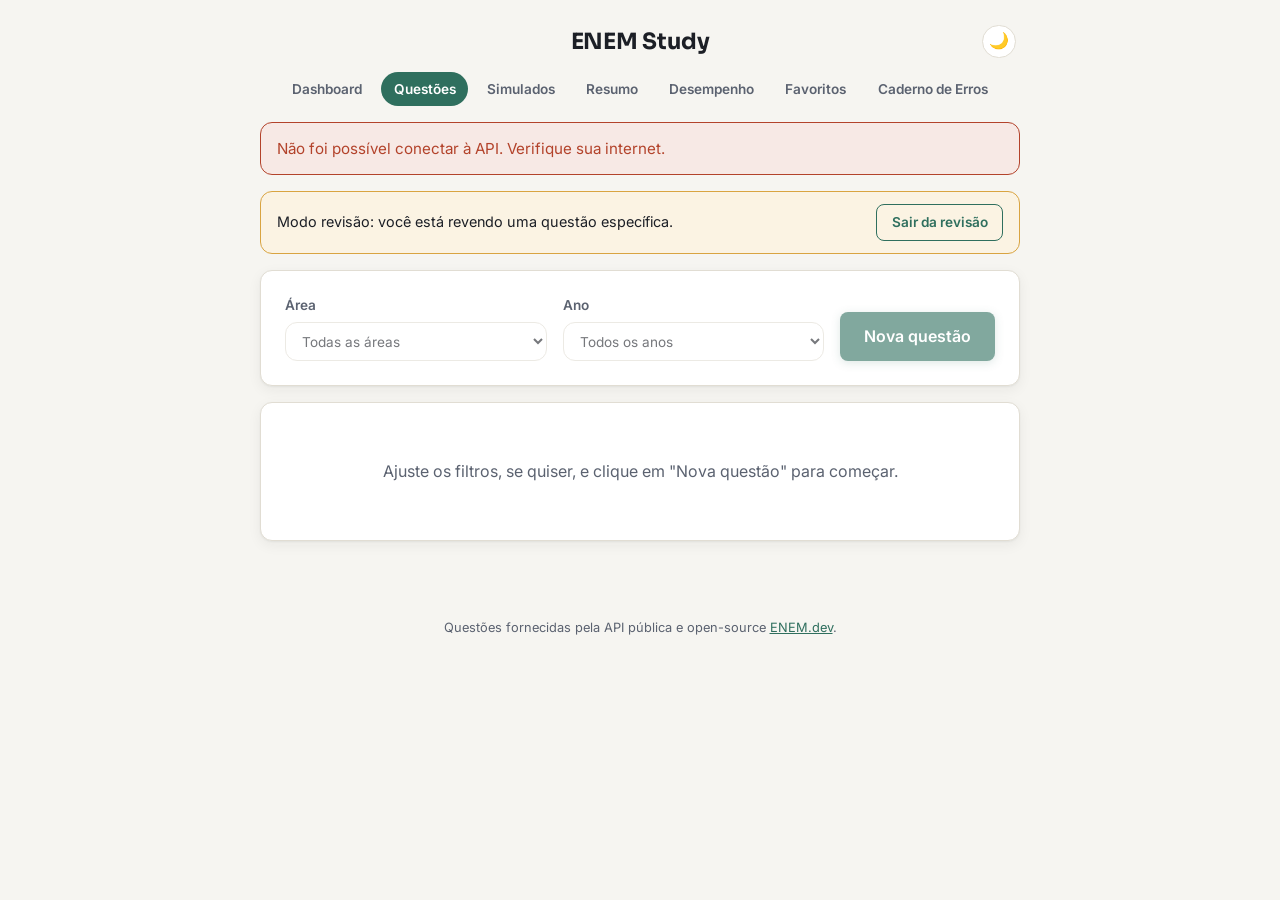
<file: pages/questoes.html>
<!DOCTYPE html>
<html lang="pt-BR">
<head>
  <meta charset="UTF-8" />
  <meta name="viewport" content="width=device-width, initial-scale=1.0" />
  <title>ENEM Study — Questões</title>
  <link rel="stylesheet" href="../css/global.css" />
  <link rel="stylesheet" href="../css/questoes.css" />
  <link rel="preconnect" href="https://fonts.googleapis.com" />
  <script>
    // Aplica o tema salvo ANTES da primeira renderização (evita flash).
    // Única exceção deliberada à regra de que só storage.js acessa
    // localStorage: precisa rodar de forma síncrona no <head>.
    try {
      var config = JSON.parse(localStorage.getItem('enemStudy:config'));
      if (config && config.tema === 'escuro') {
        document.documentElement.setAttribute('data-tema', 'escuro');
      }
    } catch (erro) {
      // localStorage indisponível — segue com o tema claro padrão.
    }
  </script>
</head>
<body>
  <a href="#main" class="skip-link">Pular para o conteúdo</a>
  <header class="topo">
    <div class="topo-linha">
      <h1>ENEM Study</h1>
      <button id="btn-tema" type="button" class="botao-tema" aria-label="Ativar tema escuro">🌙</button>
    </div>
    <nav class="nav" aria-label="Navegação principal">
      <a class="nav-link" href="../index.html">Dashboard</a>
      <a class="nav-link" href="questoes.html">Questões</a>
      <a class="nav-link" href="simulados.html">Simulados</a>
      <a class="nav-link" href="resumo.html">Resumo</a>
      <a class="nav-link" href="desempenho.html">Desempenho</a>
      <a class="nav-link" href="favoritos.html">Favoritos</a>
      <a class="nav-link" href="erros.html">Caderno de Erros</a>
    </nav>
  </header>

  <main class="conteudo" id="main">
    <div id="status" class="status" hidden role="status" aria-live="polite"></div>

    <div id="banner-revisao" class="banner-revisao" hidden>
      <span>Modo revisão: você está revendo uma questão específica.</span>
      <button id="btn-sair-revisao" type="button" class="botao botao--secundario botao--pequeno">
        Sair da revisão
      </button>
    </div>

    <section class="cartao">
      <div class="filtros">
        <div class="campo">
          <label for="filtro-area">Área</label>
          <select id="filtro-area" disabled>
            <option value="">Todas as áreas</option>
          </select>
        </div>
        <div class="campo">
          <label for="filtro-ano">Ano</label>
          <select id="filtro-ano" disabled>
            <option value="">Todos os anos</option>
          </select>
        </div>
        <button id="btn-nova-questao" type="button" class="botao botao--primario" disabled>
          Nova questão
        </button>
      </div>
    </section>

    <section id="questao-container" class="cartao">
      <p id="estado-vazio" class="estado-vazio">
        Ajuste os filtros, se quiser, e clique em "Nova questão" para começar.
      </p>

      <div id="questao-conteudo" hidden>
        <div class="questao-meta">
          <span>ENEM <strong id="meta-ano"></strong></span>
          <span id="meta-disciplina"></span>
          <span id="meta-numero"></span>
          <button id="btn-favoritar" type="button" class="botao-favorito" aria-pressed="false">
            ☆ Favoritar
          </button>
        </div>

        <div id="questao-contexto" class="questao-contexto" hidden></div>

        <div id="questao-imagens" class="questao-imagens" hidden></div>

        <p id="questao-enunciado" class="questao-enunciado" hidden></p>

        <fieldset id="alternativas" class="alternativas">
          <legend class="sr-only">Alternativas</legend>
        </fieldset>

        <div id="feedback" class="feedback" hidden role="status" aria-live="polite"></div>

        <div class="acoes">
          <button id="btn-confirmar" type="button" class="botao botao--primario" disabled>
            Confirmar resposta
          </button>
          <button id="btn-proxima" type="button" class="botao botao--secundario" hidden>
            Próxima questão
          </button>
        </div>
      </div>
    </section>
  </main>

  <footer class="rodape">
    <p>Questões fornecidas pela API pública e open-source <a href="https://enem.dev" target="_blank" rel="noopener">ENEM.dev</a>.</p>
  </footer>

  <script type="module" src="../js/app.js"></script>
  <script type="module" src="../js/questoes.js"></script>
</body>
</html>
</file>
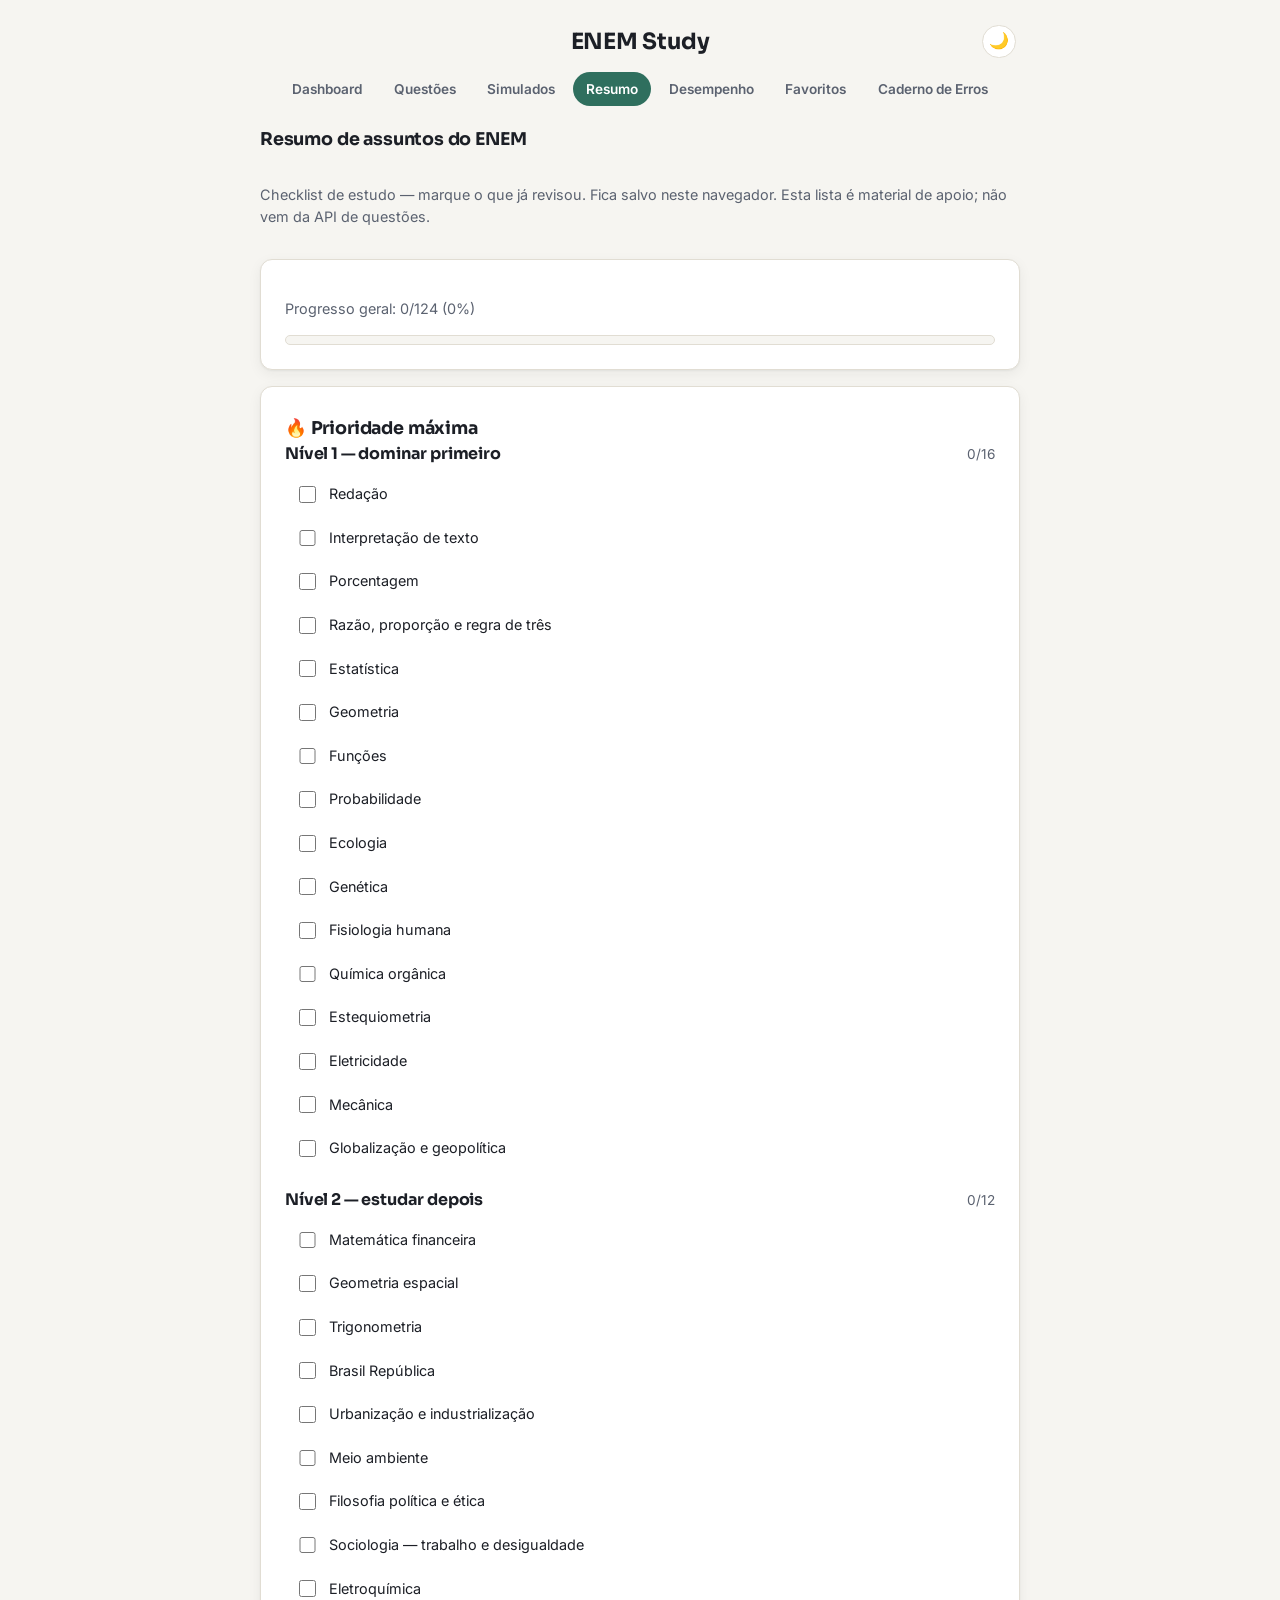
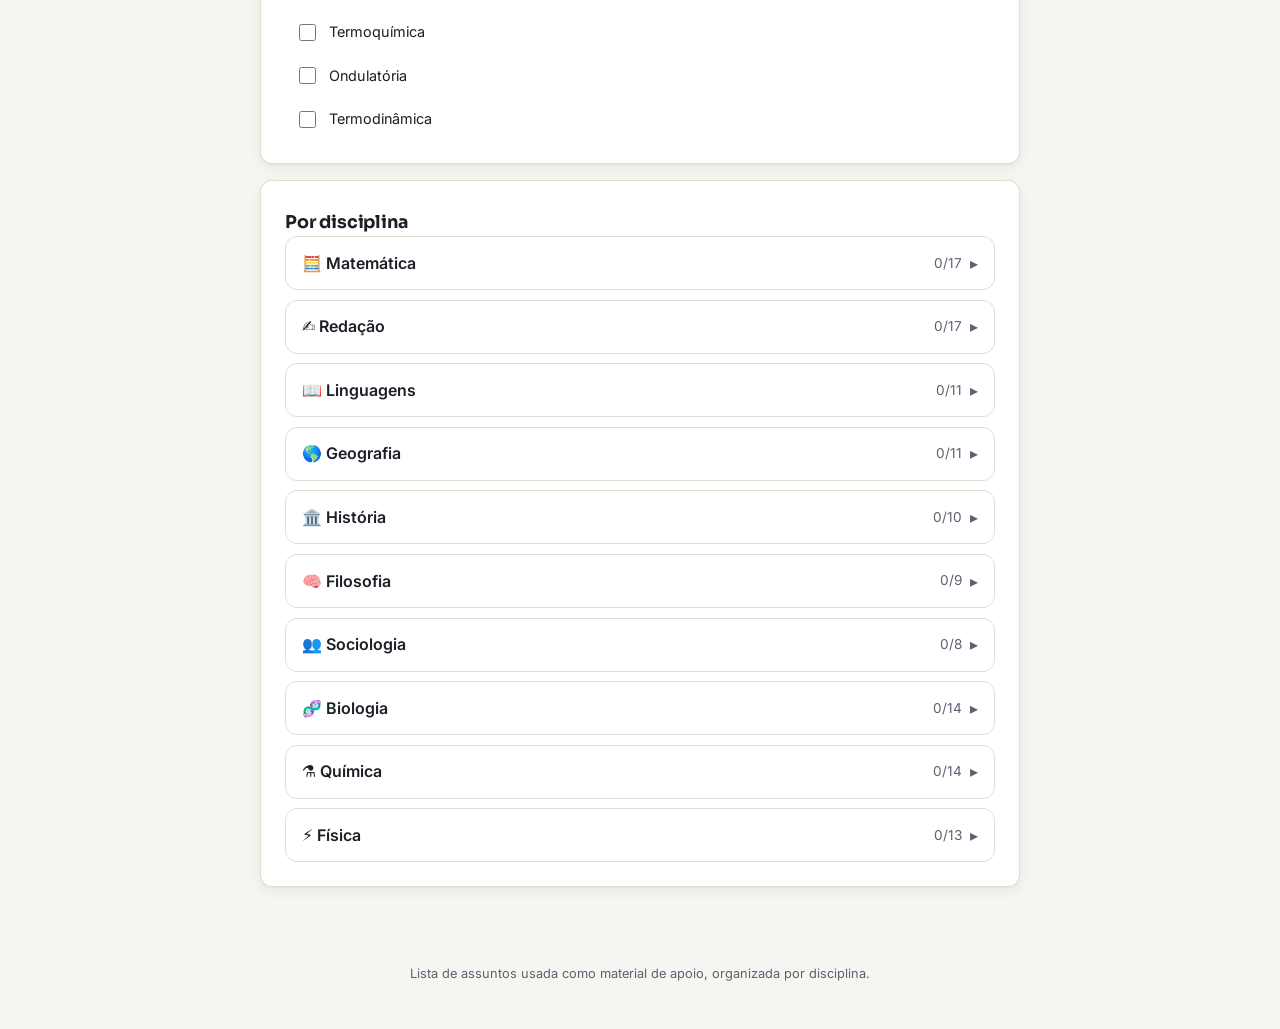
<file: pages/resumo.html>
<!DOCTYPE html>
<html lang="pt-BR">
<head>
  <meta charset="UTF-8" />
  <meta name="viewport" content="width=device-width, initial-scale=1.0" />
  <title>ENEM Study — Resumo de Assuntos</title>
  <link rel="preconnect" href="https://fonts.googleapis.com" />
  <link rel="stylesheet" href="../css/global.css" />
  <link rel="stylesheet" href="../css/dashboard.css" />
  <link rel="stylesheet" href="../css/resumo.css" />
  <script>
    // Aplica o tema salvo ANTES da primeira renderização (evita flash).
    // Única exceção deliberada à regra de que só storage.js acessa
    // localStorage: precisa rodar de forma síncrona no <head>.
    try {
      var config = JSON.parse(localStorage.getItem('enemStudy:config'));
      if (config && config.tema === 'escuro') {
        document.documentElement.setAttribute('data-tema', 'escuro');
      }
    } catch (erro) {
      // localStorage indisponível — segue com o tema claro padrão.
    }
  </script>
</head>
<body>
  <a href="#main" class="skip-link">Pular para o conteúdo</a>
  <header class="topo">
    <div class="topo-linha">
      <h1>ENEM Study</h1>
      <button id="btn-tema" type="button" class="botao-tema" aria-label="Ativar tema escuro">🌙</button>
    </div>
    <nav class="nav" aria-label="Navegação principal">
      <a class="nav-link" href="../index.html">Dashboard</a>
      <a class="nav-link" href="questoes.html">Questões</a>
      <a class="nav-link" href="simulados.html">Simulados</a>
      <a class="nav-link" href="resumo.html">Resumo</a>
      <a class="nav-link" href="desempenho.html">Desempenho</a>
      <a class="nav-link" href="favoritos.html">Favoritos</a>
      <a class="nav-link" href="erros.html">Caderno de Erros</a>
    </nav>
  </header>

  <main class="conteudo" id="main">
    <h2>Resumo de assuntos do ENEM</h2>
    <p class="texto-suave">
      Checklist de estudo — marque o que já revisou. Fica salvo neste navegador.
      Esta lista é material de apoio; não vem da API de questões.
    </p>

    <section class="cartao">
      <p id="resumo-geral-texto" class="texto-suave">Progresso geral: 0/0</p>
      <div class="barra-trilha">
        <div id="resumo-geral-barra" class="barra-preenchimento" style="width: 0%"></div>
      </div>
    </section>

    <section class="cartao">
      <h2>🔥 Prioridade máxima</h2>
      <div id="resumo-prioridade"></div>
    </section>

    <section class="cartao">
      <h2>Por disciplina</h2>
      <div id="resumo-categorias" class="resumo-categorias"></div>
    </section>
  </main>

  <footer class="rodape">
    <p>Lista de assuntos usada como material de apoio, organizada por disciplina.</p>
  </footer>

  <script type="module" src="../js/app.js"></script>
  <script type="module" src="../js/resumo.js"></script>
</body>
</html>
</file>
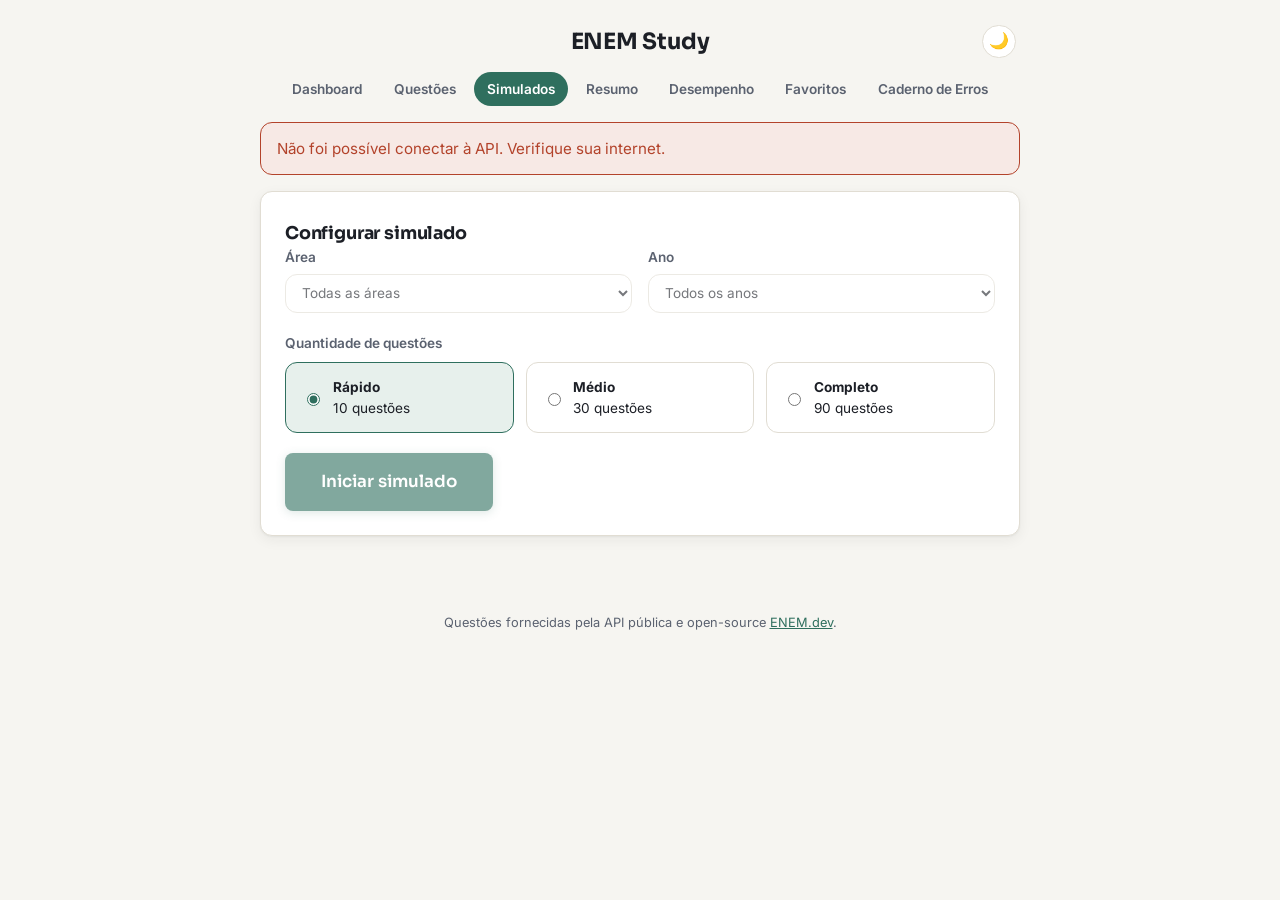
<file: pages/simulados.html>
<!DOCTYPE html>
<html lang="pt-BR">
<head>
  <meta charset="UTF-8" />
  <meta name="viewport" content="width=device-width, initial-scale=1.0" />
  <title>ENEM Study — Simulados</title>
  <link rel="preconnect" href="https://fonts.googleapis.com" />
  <link rel="stylesheet" href="../css/global.css" />
  <link rel="stylesheet" href="../css/questoes.css" />
  <link rel="stylesheet" href="../css/dashboard.css" />
  <link rel="stylesheet" href="../css/simulados.css" />
  <script>
    // Aplica o tema salvo ANTES da primeira renderização (evita flash).
    // Única exceção deliberada à regra de que só storage.js acessa
    // localStorage: precisa rodar de forma síncrona no <head>.
    try {
      var config = JSON.parse(localStorage.getItem('enemStudy:config'));
      if (config && config.tema === 'escuro') {
        document.documentElement.setAttribute('data-tema', 'escuro');
      }
    } catch (erro) {
      // localStorage indisponível — segue com o tema claro padrão.
    }
  </script>
</head>
<body>
  <a href="#main" class="skip-link">Pular para o conteúdo</a>
  <header class="topo">
    <div class="topo-linha">
      <h1>ENEM Study</h1>
      <button id="btn-tema" type="button" class="botao-tema" aria-label="Ativar tema escuro">🌙</button>
    </div>
    <nav class="nav" aria-label="Navegação principal">
      <a class="nav-link" href="../index.html">Dashboard</a>
      <a class="nav-link" href="questoes.html">Questões</a>
      <a class="nav-link" href="simulados.html">Simulados</a>
      <a class="nav-link" href="resumo.html">Resumo</a>
      <a class="nav-link" href="desempenho.html">Desempenho</a>
      <a class="nav-link" href="favoritos.html">Favoritos</a>
      <a class="nav-link" href="erros.html">Caderno de Erros</a>
    </nav>
  </header>

  <main class="conteudo" id="main">
    <div id="status" class="status" hidden role="status" aria-live="polite"></div>

    <!-- 1) Configuração -->
    <section id="secao-config" class="cartao">
      <h2>Configurar simulado</h2>

      <div class="filtros">
        <div class="campo">
          <label for="filtro-area">Área</label>
          <select id="filtro-area" disabled>
            <option value="">Todas as áreas</option>
          </select>
        </div>
        <div class="campo">
          <label for="filtro-ano">Ano</label>
          <select id="filtro-ano" disabled>
            <option value="">Todos os anos</option>
          </select>
        </div>
      </div>

      <fieldset class="quantidade-opcoes">
        <legend>Quantidade de questões</legend>
        <label class="opcao-quantidade">
          <input type="radio" name="quantidade" value="10" checked />
          <span><strong>Rápido</strong><br />10 questões</span>
        </label>
        <label class="opcao-quantidade">
          <input type="radio" name="quantidade" value="30" />
          <span><strong>Médio</strong><br />30 questões</span>
        </label>
        <label class="opcao-quantidade">
          <input type="radio" name="quantidade" value="90" />
          <span><strong>Completo</strong><br />90 questões</span>
        </label>
      </fieldset>

      <p id="aviso-area-limitada" class="aviso" hidden>
        Com filtro de área, cada questão é carregada individualmente para
        respeitar o limite de requisições da API — por isso o simulado fica
        limitado a 10 questões.
      </p>

      <button id="btn-iniciar" type="button" class="botao botao--primario botao--grande" disabled>
        Iniciar simulado
      </button>
    </section>

    <!-- 2) Em andamento -->
    <section id="secao-andamento" class="cartao" hidden>
      <div class="simulado-cabecalho">
        <span id="progresso-texto">Questão 1 de 10</span>
        <span id="cronometro" class="cronometro">00:00:00</span>
      </div>
      <div class="barra-trilha barra-trilha--progresso">
        <div id="progresso-barra" class="barra-preenchimento" style="width: 0%"></div>
      </div>

      <div class="questao-meta">
        <span>ENEM <strong id="meta-ano"></strong></span>
        <span id="meta-disciplina"></span>
      </div>

      <div id="questao-contexto" class="questao-contexto" hidden></div>
      <div id="questao-imagens" class="questao-imagens" hidden></div>
      <p id="questao-enunciado" class="questao-enunciado" hidden></p>

      <fieldset id="alternativas" class="alternativas">
        <legend class="sr-only">Alternativas</legend>
      </fieldset>

      <div class="acoes">
        <button id="btn-avancar" type="button" class="botao botao--primario">
          Próxima questão
        </button>
      </div>
    </section>

    <!-- 3) Resultado -->
    <section id="secao-resultado" class="cartao" hidden>
      <h2>Resultado do simulado</h2>

      <section class="grade-stats">
        <div class="cartao stat-card">
          <span class="stat-label">Acertos</span>
          <span id="resultado-acertos" class="stat-valor">0/0</span>
        </div>
        <div class="cartao stat-card">
          <span class="stat-label">Erros</span>
          <span id="resultado-erros" class="stat-valor">0</span>
        </div>
        <div class="cartao stat-card">
          <span class="stat-label">Percentual</span>
          <span id="resultado-percentual" class="stat-valor">0%</span>
        </div>
        <div class="cartao stat-card">
          <span class="stat-label">Tempo</span>
          <span id="resultado-tempo" class="stat-valor">00:00:00</span>
        </div>
      </section>

      <h2>Desempenho por área</h2>
      <div id="resultado-por-area"></div>

      <div class="acoes-dashboard">
        <button id="btn-novo-simulado" type="button" class="botao botao--primario botao--grande">
          Novo simulado
        </button>
      </div>
    </section>
  </main>

  <footer class="rodape">
    <p>Questões fornecidas pela API pública e open-source <a href="https://enem.dev" target="_blank" rel="noopener">ENEM.dev</a>.</p>
  </footer>

  <script type="module" src="../js/app.js"></script>
  <script type="module" src="../js/simulados.js"></script>
</body>
</html>
</file>
<file: css/global.css>
/* css/global.css
   Tokens visuais e elementos compartilhados por TODAS as páginas:
   layout base, navegação, cartões, botões, status e rodapé.
   Estilos específicos de cada página ficam em arquivos próprios
   (questoes.css, dashboard.css, listas.css). */

@import url('https://fonts.googleapis.com/css2?family=Sora:wght@600;700;800&family=Inter:wght@400;500;600;700&display=swap');

:root {
  --cor-fundo: #f6f5f1;
  --cor-texto: #1c1f26;
  --cor-texto-suave: #5b6270;
  --cor-borda: #e1ddd3;
  --cor-cartao: #ffffff;
  --cor-primaria: #2f6f5e;
  --cor-primaria-hover: #23574a;
  --cor-primaria-fundo: #e7f0ec;
  --cor-acerto: #2f6f5e;
  --cor-acerto-fundo: #e7f0ec;
  --cor-erro: #b3432b;
  --cor-erro-fundo: #f7e9e5;
  --cor-aviso-fundo: #fbf3e3;
  --cor-aviso-borda: #d9a441;
  --cor-aviso-texto: #8a6416;
  --raio: 12px;
  --raio-pequeno: 8px;
  --sombra: 0 1px 2px rgba(28, 31, 38, 0.05), 0 4px 14px rgba(28, 31, 38, 0.06);
  --fonte-titulo: 'Sora', system-ui, -apple-system, sans-serif;
  --fonte-corpo: 'Inter', system-ui, -apple-system, sans-serif;
  --transicao: 0.18s ease;
}

:root[data-tema="escuro"] {
  --cor-fundo: #12151b;
  --cor-texto: #e9ebf0;
  --cor-texto-suave: #949cad;
  --cor-borda: #262b35;
  --cor-cartao: #191d25;
  --cor-primaria: #5cb69c;
  --cor-primaria-hover: #74c7af;
  --cor-primaria-fundo: #1b2b26;
  --cor-acerto: #5cb69c;
  --cor-acerto-fundo: #1b2b26;
  --cor-erro: #e28468;
  --cor-erro-fundo: #2c1c17;
  --cor-aviso-fundo: #2b2416;
  --cor-aviso-borda: #d9a441;
  --cor-aviso-texto: #e8c477;
  --sombra: 0 1px 2px rgba(0, 0, 0, 0.3), 0 4px 14px rgba(0, 0, 0, 0.35);
}

* {
  box-sizing: border-box;
}

body {
  margin: 0;
  background: var(--cor-fundo);
  color: var(--cor-texto);
  font-family: var(--fonte-corpo);
  line-height: 1.55;
  transition: background-color var(--transicao), color var(--transicao);
}

h1, h2, h3 {
  font-family: var(--fonte-titulo);
  letter-spacing: -0.01em;
}

.sr-only {
  position: absolute;
  width: 1px;
  height: 1px;
  overflow: hidden;
  clip: rect(0, 0, 0, 0);
  white-space: nowrap;
}

.skip-link {
  position: absolute;
  left: 0.75rem;
  top: -3rem;
  background: var(--cor-primaria);
  color: #ffffff;
  padding: 0.6rem 1rem;
  border-radius: var(--raio-pequeno);
  text-decoration: none;
  font-weight: 600;
  font-size: 0.85rem;
  z-index: 100;
  transition: top var(--transicao);
}

.skip-link:focus {
  top: 0.75rem;
}

@media (prefers-reduced-motion: reduce) {
  * {
    animation-duration: 0.001ms !important;
    animation-iteration-count: 1 !important;
    transition-duration: 0.001ms !important;
  }
}

/* --- cabeçalho e navegação --- */

.topo {
  padding: 1.5rem 1.5rem 1rem;
  max-width: 800px;
  margin: 0 auto;
}

.topo-linha {
  display: flex;
  align-items: center;
  justify-content: center;
  gap: 0.75rem;
  position: relative;
  margin-bottom: 0.85rem;
}

.topo h1 {
  margin: 0;
  font-size: 1.4rem;
  font-weight: 700;
}

.botao-tema {
  position: absolute;
  right: 0;
  background: var(--cor-cartao);
  border: 1px solid var(--cor-borda);
  border-radius: 999px;
  width: 2.1rem;
  height: 2.1rem;
  font-size: 1rem;
  line-height: 1;
  cursor: pointer;
  display: flex;
  align-items: center;
  justify-content: center;
  transition: border-color var(--transicao), transform var(--transicao);
}

.botao-tema:hover {
  border-color: var(--cor-primaria);
  transform: scale(1.06);
}

.nav {
  display: flex;
  flex-wrap: wrap;
  justify-content: center;
  gap: 0.35rem;
}

.nav-link {
  color: var(--cor-texto-suave);
  text-decoration: none;
  font-size: 0.85rem;
  font-weight: 600;
  padding: 0.4rem 0.8rem;
  border-radius: 999px;
  transition: background-color var(--transicao), color var(--transicao);
}

.nav-link:hover {
  background: var(--cor-primaria-fundo);
  color: var(--cor-primaria);
}

.nav-link--ativo {
  background: var(--cor-primaria);
  color: #ffffff;
}

.nav-link--ativo:hover {
  background: var(--cor-primaria-hover);
  color: #ffffff;
}

/* --- layout de conteúdo --- */

.conteudo {
  max-width: 800px;
  margin: 0 auto;
  padding: 0 1.25rem 3rem;
  display: flex;
  flex-direction: column;
  gap: 1rem;
}

.conteudo h2 {
  margin: 0.25rem 0 0;
  font-size: 1.1rem;
}

/* --- cartões --- */

.cartao {
  background: var(--cor-cartao);
  border: 1px solid var(--cor-borda);
  border-radius: var(--raio);
  box-shadow: var(--sombra);
  padding: 1.5rem;
  transition: background-color var(--transicao), border-color var(--transicao);
  animation: entrada 0.4s ease backwards;
}

@keyframes entrada {
  from {
    opacity: 0;
    transform: translateY(10px);
  }
  to {
    opacity: 1;
    transform: translateY(0);
  }
}

.cartao--central {
  text-align: center;
  display: flex;
  flex-direction: column;
  gap: 1rem;
  align-items: center;
}

/* --- texto utilitário --- */

.texto-suave {
  color: var(--cor-texto-suave);
  font-size: 0.9rem;
}

.texto-acerto {
  color: var(--cor-acerto);
  font-weight: 600;
}

.texto-erro {
  color: var(--cor-erro);
  font-weight: 600;
}

/* --- status / banners --- */

.status {
  padding: 0.85rem 1rem;
  border-radius: var(--raio);
  font-size: 0.95rem;
  border: 1px solid var(--cor-borda);
  background: var(--cor-cartao);
}

.status--loading {
  color: var(--cor-texto-suave);
}

.status--erro {
  color: var(--cor-erro);
  background: var(--cor-erro-fundo);
  border-color: var(--cor-erro);
}

.banner-revisao {
  display: flex;
  flex-wrap: wrap;
  gap: 0.75rem;
  align-items: center;
  justify-content: space-between;
  padding: 0.75rem 1rem;
  border-radius: var(--raio);
  background: var(--cor-aviso-fundo);
  border: 1px solid var(--cor-aviso-borda);
  font-size: 0.9rem;
}

/* --- botões --- */

.botao {
  font: inherit;
  font-family: var(--fonte-corpo);
  border: none;
  border-radius: var(--raio-pequeno);
  padding: 0.75rem 1.5rem;
  cursor: pointer;
  font-weight: 600;
  text-decoration: none;
  display: inline-block;
  transition: background-color var(--transicao), opacity var(--transicao), transform var(--transicao);
}

.botao:active:not(:disabled) {
  transform: scale(0.98);
}

.botao:focus-visible {
  outline: 2px solid var(--cor-primaria);
  outline-offset: 2px;
}

.botao--primario {
  background: var(--cor-primaria);
  color: #ffffff;
  box-shadow: 0 2px 8px rgba(47, 111, 94, 0.25);
}

.botao--primario:hover:not(:disabled) {
  background: var(--cor-primaria-hover);
}

.botao--primario:disabled {
  opacity: 0.5;
  cursor: not-allowed;
}

.botao--secundario {
  background: transparent;
  color: var(--cor-primaria);
  border: 1px solid var(--cor-primaria);
}

.botao--secundario:hover {
  background: var(--cor-acerto-fundo);
}

.botao--pequeno {
  padding: 0.45rem 0.9rem;
  font-size: 0.85rem;
}

.botao--grande {
  padding: 1rem 2.25rem;
  font-size: 1.05rem;
  font-family: var(--fonte-titulo);
}

.botao:disabled {
  opacity: 0.6;
}

.acoes-dashboard {
  display: flex;
  justify-content: center;
  padding: 0.5rem 0 1rem;
}

.link-ver-mais {
  display: inline-block;
  margin-top: 0.75rem;
  color: var(--cor-primaria);
  font-weight: 600;
  font-size: 0.9rem;
  text-decoration: none;
}

.link-ver-mais:hover {
  text-decoration: underline;
}

/* --- rodapé --- */

.rodape {
  text-align: center;
  color: var(--cor-texto-suave);
  font-size: 0.8rem;
  padding: 1rem 1.5rem 2rem;
}

.rodape a {
  color: var(--cor-primaria);
}

@media (max-width: 480px) {
  .topo {
    padding: 1.25rem 1rem 0.75rem;
  }

  .cartao {
    padding: 1.1rem;
  }
}
</file>
<file: css/dashboard.css>
/* css/dashboard.css
   Estilos específicos de index.html (Dashboard): cards de estatística,
   barras de desempenho por disciplina, gráfico de evolução e lista de
   atividade recente. Depende dos tokens definidos em global.css. */

/* --- tela de abertura (splash), só no index.html --- */

.splash {
  position: fixed;
  inset: 0;
  z-index: 200;
  display: flex;
  align-items: center;
  justify-content: center;
  background: var(--cor-fundo);
  animation: splash-fundo 1.1s ease forwards;
}

.splash-texto {
  font-family: var(--fonte-titulo);
  font-size: 0.95rem;
  color: var(--cor-texto-suave);
  letter-spacing: 0.02em;
  opacity: 0;
  animation: splash-texto 1.1s ease forwards;
}

.splash-texto strong {
  color: var(--cor-primaria);
}

@keyframes splash-fundo {
  0% {
    opacity: 1;
  }
  70% {
    opacity: 1;
  }
  100% {
    opacity: 0;
    visibility: hidden;
  }
}

@keyframes splash-texto {
  0% {
    opacity: 0;
    transform: translateY(4px);
  }
  15% {
    opacity: 1;
    transform: translateY(0);
  }
  70% {
    opacity: 1;
  }
  100% {
    opacity: 0;
  }
}

/* --- hero / estado vazio do dashboard --- */

.cartao--hero {
  text-align: center;
  display: flex;
  flex-direction: column;
  align-items: center;
  gap: 0.5rem;
  padding: 2rem 1.75rem;
}

.hero-ilustracao {
  margin-bottom: 0.5rem;
}

.hero-doc-fundo {
  fill: var(--cor-fundo);
  stroke: var(--cor-borda);
  stroke-width: 2;
}

.hero-doc-linha {
  fill: var(--cor-borda);
}

.hero-badge-circulo {
  fill: var(--cor-primaria);
}

.hero-badge-check {
  fill: none;
  stroke: #ffffff;
  stroke-width: 5;
  stroke-linecap: round;
  stroke-linejoin: round;
}

.hero-dot--ambar {
  fill: var(--cor-aviso-borda);
}

.hero-dot--primaria {
  fill: var(--cor-primaria);
  opacity: 0.6;
}

.cartao--hero h2 {
  margin: 0.25rem 0 0;
  font-size: 1.3rem;
}

.hero-descricao {
  max-width: 32rem;
  margin: 0 0 0.5rem;
}

.hero-recursos {
  display: flex;
  flex-direction: column;
  gap: 0.6rem;
  align-items: flex-start;
  margin: 0.25rem 0 1rem;
  text-align: left;
}

.hero-recurso {
  display: flex;
  align-items: center;
  gap: 0.6rem;
  font-size: 0.9rem;
  color: var(--cor-texto-suave);
}

.hero-recurso-icone {
  flex-shrink: 0;
  fill: none;
  stroke: var(--cor-primaria);
  stroke-width: 2;
  stroke-linecap: round;
  stroke-linejoin: round;
}

/* --- ícones dos cards de estatística --- */

.stat-icone {
  fill: none;
  stroke: var(--cor-primaria);
  stroke-width: 2;
  stroke-linecap: round;
  stroke-linejoin: round;
  margin-bottom: 0.15rem;
}

.stat-icone-preenchido {
  fill: var(--cor-primaria);
  stroke: none;
}

.stat-icone-chama {
  fill: var(--cor-aviso-borda);
  stroke: none;
}

.stat-icone-chama--ativa {
  animation: chama-pulsar 1.8s ease-in-out infinite;
  transform-origin: center;
}

@keyframes chama-pulsar {
  0%, 100% {
    transform: scale(1);
  }
  50% {
    transform: scale(1.12);
  }
}

.grade-stats {
  display: grid;
  grid-template-columns: repeat(auto-fit, minmax(160px, 1fr));
  gap: 1rem;
}

.metas-cabecalho {
  display: flex;
  align-items: center;
  justify-content: space-between;
  gap: 0.75rem;
  margin-bottom: 0.5rem;
}

.metas-cabecalho h2 {
  margin: 0;
}

.meta-espaco-topo {
  margin-top: 1.1rem;
}

.form-metas {
  display: flex;
  flex-wrap: wrap;
  align-items: end;
  gap: 0.85rem;
  margin-top: 1.1rem;
  padding-top: 1.1rem;
  border-top: 1px solid var(--cor-borda);
}

.form-metas .campo {
  flex: 1 1 140px;
  display: flex;
  flex-direction: column;
  gap: 0.35rem;
  font-size: 0.85rem;
}

.form-metas .campo label {
  color: var(--cor-texto-suave);
  font-weight: 600;
}

.form-metas input {
  font: inherit;
  padding: 0.6rem 0.75rem;
  border-radius: var(--raio-pequeno);
  border: 1px solid var(--cor-borda);
  background: var(--cor-cartao);
  color: var(--cor-texto);
}

.stat-card {
  display: flex;
  flex-direction: column;
  align-items: center;
  gap: 0.35rem;
  text-align: center;
}

.grade-stats .stat-card:nth-child(1) {
  animation-delay: 0.02s;
}

.grade-stats .stat-card:nth-child(2) {
  animation-delay: 0.08s;
}

.grade-stats .stat-card:nth-child(3) {
  animation-delay: 0.14s;
}

.stat-label {
  font-size: 0.8rem;
  color: var(--cor-texto-suave);
  text-transform: uppercase;
  letter-spacing: 0.03em;
}

.stat-valor {
  font-size: 1.7rem;
  font-weight: 700;
  font-family: var(--fonte-titulo);
  color: var(--cor-primaria);
}

.barra-trilha {
  height: 10px;
  border-radius: 999px;
  background: var(--cor-fundo);
  border: 1px solid var(--cor-borda);
  overflow: hidden;
}

.barra-trilha--meta {
  margin-top: 0.5rem;
}

.barra-preenchimento {
  height: 100%;
  background: var(--cor-primaria);
  border-radius: 999px;
  transition: width 0.3s ease;
}

.barra-disciplina {
  margin-bottom: 0.85rem;
}

.barra-disciplina:last-child {
  margin-bottom: 0;
}

.barra-disciplina-cabecalho {
  display: flex;
  justify-content: space-between;
  font-size: 0.9rem;
  margin-bottom: 0.3rem;
}

.grafico-evolucao {
  min-height: 60px;
}

.grafico-evolucao-svg {
  width: 100%;
  height: 80px;
  overflow: visible;
}

.grafico-evolucao-linha {
  fill: none;
  stroke: var(--cor-primaria);
  stroke-width: 0.6;
  vector-effect: non-scaling-stroke;
}

.grafico-evolucao-ponto {
  fill: var(--cor-primaria);
}

.grafico-evolucao-legenda {
  display: flex;
  justify-content: space-between;
  font-size: 0.75rem;
  color: var(--cor-texto-suave);
  margin-top: 0.35rem;
}

.recomendacoes {
  display: flex;
  flex-direction: column;
  gap: 0.75rem;
}

.recomendacao {
  background: var(--cor-cartao);
  border: 1px solid var(--cor-borda);
  border-left: 3px solid var(--cor-aviso-borda);
  border-radius: var(--raio);
  box-shadow: var(--sombra);
  padding: 1rem 1.25rem;
}

.recomendacao--melhora {
  border-left-color: var(--cor-primaria);
}

.recomendacao p {
  margin: 0 0 0.4rem;
  font-size: 0.92rem;
}

.recomendacao:last-child p {
  margin-bottom: 0;
}

.lista-atividade {
  list-style: none;
  margin: 0;
  padding: 0;
  display: flex;
  flex-direction: column;
  gap: 0.5rem;
}

.item-atividade {
  display: flex;
  align-items: center;
  gap: 0.6rem;
  font-size: 0.9rem;
  padding: 0.5rem 0.65rem;
  border-radius: var(--raio);
  background: var(--cor-fundo);
}

.item-atividade--acerto {
  border-left: 3px solid var(--cor-acerto);
}

.item-atividade--erro {
  border-left: 3px solid var(--cor-erro);
}

.item-atividade-data {
  margin-left: auto;
  color: var(--cor-texto-suave);
  font-size: 0.8rem;
}

@media (max-width: 480px) {
  .grade-stats {
    grid-template-columns: 1fr 1fr;
  }
}
</file>
<file: css/listas.css>
/* css/listas.css
   Estilos compartilhados por pages/favoritos.html, pages/erros.html e
   pages/desempenho.html: listas de cartões, tabela de disciplinas e
   gráfico de barras simples. Depende dos tokens definidos em global.css. */

.estado-vazio-icone {
  fill: none;
  stroke: var(--cor-texto-suave);
  stroke-width: 1.6;
  stroke-linecap: round;
  stroke-linejoin: round;
  opacity: 0.6;
}

.lista-cartoes {
  list-style: none;
  margin: 0;
  padding: 0;
  display: flex;
  flex-direction: column;
  gap: 0.75rem;
}

.cartao-item {
  background: var(--cor-cartao);
  border: 1px solid var(--cor-borda);
  border-radius: var(--raio);
  box-shadow: var(--sombra);
  padding: 1rem 1.25rem;
  display: flex;
  flex-wrap: wrap;
  gap: 1rem;
  align-items: center;
  justify-content: space-between;
}

.cartao-item-info {
  display: flex;
  flex-direction: column;
  gap: 0.2rem;
  min-width: 0;
}

.cartao-item-info strong {
  font-size: 0.95rem;
}

.cartao-item-acoes {
  display: flex;
  gap: 0.5rem;
  flex-shrink: 0;
}

.tabela-scroll {
  overflow-x: auto;
  -webkit-overflow-scrolling: touch;
}

.tabela {
  width: 100%;
  border-collapse: collapse;
  font-size: 0.9rem;
}

.tabela th,
.tabela td {
  text-align: left;
  padding: 0.6rem 0.5rem;
  border-bottom: 1px solid var(--cor-borda);
}

.tabela th {
  color: var(--cor-texto-suave);
  font-weight: 600;
  font-size: 0.8rem;
  text-transform: uppercase;
  letter-spacing: 0.02em;
}

.grafico-barras {
  display: flex;
  align-items: flex-end;
  gap: 0.4rem;
  height: 120px;
  padding-top: 0.5rem;
}

.coluna-barra {
  flex: 1;
  height: 100%;
  display: flex;
  align-items: flex-end;
  border-radius: 4px 4px 0 0;
  background: var(--cor-fundo);
}

.coluna-barra-preenchimento {
  width: 100%;
  min-height: 2px;
  background: var(--cor-primaria);
  border-radius: 4px 4px 0 0;
  transition: height 0.3s ease;
}

@media (max-width: 480px) {
  .cartao-item {
    flex-direction: column;
    align-items: stretch;
  }

  .cartao-item-acoes {
    justify-content: flex-end;
  }
}
</file>
<file: css/questoes.css>
/* css/questoes.css
   Estilos específicos de pages/questoes.html: filtros, meta da questão,
   contexto, imagens, alternativas e feedback. Depende dos tokens e classes
   base definidos em global.css. */

.filtros {
  display: flex;
  flex-wrap: wrap;
  gap: 1rem;
  align-items: end;
}

.campo {
  display: flex;
  flex-direction: column;
  gap: 0.35rem;
  font-size: 0.85rem;
  flex: 1 1 160px;
}

.campo label {
  color: var(--cor-texto-suave);
  font-weight: 600;
}

.campo select {
  font: inherit;
  padding: 0.6rem 0.75rem;
  border-radius: var(--raio);
  border: 1px solid var(--cor-borda);
  background: var(--cor-cartao);
  color: var(--cor-texto);
}

.campo select:disabled {
  opacity: 0.6;
}

.filtros .botao {
  flex: 0 0 auto;
}

.estado-vazio {
  color: var(--cor-texto-suave);
  text-align: center;
  padding: 1rem 0;
}

.questao-meta {
  display: flex;
  flex-wrap: wrap;
  align-items: center;
  gap: 0.75rem;
  font-size: 0.85rem;
  color: var(--cor-texto-suave);
  margin-bottom: 1rem;
  text-transform: uppercase;
  letter-spacing: 0.02em;
}

.botao-favorito {
  margin-left: auto;
  background: none;
  border: 1px solid var(--cor-borda);
  border-radius: var(--raio);
  padding: 0.35rem 0.7rem;
  font-size: 0.8rem;
  font-weight: 600;
  color: var(--cor-texto-suave);
  text-transform: none;
  letter-spacing: normal;
  cursor: pointer;
}

.botao-favorito--ativo {
  color: #a3781a;
  border-color: #a3781a;
  background: #fbf3e3;
}

.questao-contexto {
  background: var(--cor-fundo);
  border: 1px solid var(--cor-borda);
  border-radius: var(--raio);
  padding: 1rem;
  margin-bottom: 1rem;
  font-size: 0.95rem;
}

.questao-contexto p {
  margin: 0 0 0.75rem;
}

.questao-contexto p:last-child {
  margin-bottom: 0;
}

.questao-imagens {
  display: flex;
  flex-direction: column;
  gap: 0.75rem;
  margin-bottom: 1rem;
}

.questao-imagens img {
  max-width: 100%;
  height: auto;
  border-radius: var(--raio);
  border: 1px solid var(--cor-borda);
}

.questao-enunciado {
  font-size: 1.05rem;
  font-weight: 500;
  margin: 0 0 1.25rem;
  white-space: pre-wrap;
}

.alternativas {
  border: none;
  padding: 0;
  margin: 0 0 1.25rem;
  display: flex;
  flex-direction: column;
  gap: 0.6rem;
}

.alternativa {
  display: flex;
  align-items: flex-start;
  gap: 0.75rem;
  padding: 0.85rem 1rem;
  border: 1px solid var(--cor-borda);
  border-radius: var(--raio);
  cursor: pointer;
  transition: border-color 0.15s ease, background-color 0.15s ease;
}

.alternativa:hover {
  border-color: var(--cor-primaria);
}

.alternativa:has(input:focus-visible) {
  outline: 2px solid var(--cor-primaria);
  outline-offset: 2px;
}

.alternativa input[type="radio"] {
  margin-top: 0.2rem;
  accent-color: var(--cor-primaria);
}

.alternativa-letra {
  font-weight: 700;
  color: var(--cor-primaria);
  min-width: 1.2rem;
}

.alternativa-conteudo {
  display: flex;
  flex-direction: column;
  gap: 0.5rem;
}

.alternativa-conteudo img {
  max-width: 100%;
  border-radius: var(--raio);
}

.alternativa--correta {
  border-color: var(--cor-acerto);
  background: var(--cor-acerto-fundo);
}

.alternativa--incorreta {
  border-color: var(--cor-erro);
  background: var(--cor-erro-fundo);
}

.feedback {
  padding: 0.85rem 1rem;
  border-radius: var(--raio);
  margin-bottom: 1.25rem;
  font-weight: 600;
  animation: feedback-entrada 0.3s ease;
}

@keyframes feedback-entrada {
  from {
    opacity: 0;
    transform: scale(0.97);
  }
  to {
    opacity: 1;
    transform: scale(1);
  }
}

.feedback--acerto {
  color: var(--cor-acerto);
  background: var(--cor-acerto-fundo);
}

.feedback--erro {
  color: var(--cor-erro);
  background: var(--cor-erro-fundo);
}

.acoes {
  display: flex;
  gap: 0.75rem;
  flex-wrap: wrap;
}

@media (max-width: 480px) {
  .questao-meta {
    font-size: 0.75rem;
  }
}
</file>
<file: css/simulados.css>
/* css/simulados.css
   Estilos específicos de pages/simulados.html. Reaproveita classes já
   definidas em questoes.css (alternativas, questao-meta, etc.) e
   dashboard.css (grade-stats, barra-disciplina) — importados junto no HTML. */

.quantidade-opcoes {
  border: none;
  padding: 0;
  margin: 1.25rem 0;
  display: flex;
  gap: 0.75rem;
  flex-wrap: wrap;
}

.quantidade-opcoes legend {
  font-size: 0.85rem;
  color: var(--cor-texto-suave);
  font-weight: 600;
  margin-bottom: 0.5rem;
  padding: 0;
}

.opcao-quantidade {
  flex: 1 1 140px;
  display: flex;
  align-items: center;
  gap: 0.6rem;
  padding: 0.85rem 1rem;
  border: 1px solid var(--cor-borda);
  border-radius: var(--raio);
  cursor: pointer;
  font-size: 0.85rem;
  transition: border-color var(--transicao), background-color var(--transicao);
}

.opcao-quantidade:has(input:checked) {
  border-color: var(--cor-primaria);
  background: var(--cor-primaria-fundo);
}

.opcao-quantidade input:disabled {
  opacity: 0.5;
}

.opcao-quantidade:has(input:disabled) {
  opacity: 0.5;
  cursor: not-allowed;
}

.opcao-quantidade input {
  accent-color: var(--cor-primaria);
}

.aviso {
  font-size: 0.85rem;
  color: var(--cor-aviso-texto);
  background: var(--cor-aviso-fundo);
  border: 1px solid var(--cor-aviso-borda);
  border-radius: var(--raio);
  padding: 0.75rem 1rem;
  margin-bottom: 1.25rem;
}

.simulado-cabecalho {
  display: flex;
  justify-content: space-between;
  align-items: center;
  font-size: 0.9rem;
  color: var(--cor-texto-suave);
  margin-bottom: 0.5rem;
}

.cronometro {
  font-family: var(--fonte-titulo);
  font-weight: 700;
  color: var(--cor-primaria);
  font-variant-numeric: tabular-nums;
}

.barra-trilha--progresso {
  margin-bottom: 1.5rem;
}
</file>
<file: css/resumo.css>
/* css/resumo.css
   Estilos específicos de pages/resumo.html: blocos de prioridade e
   acordeões de disciplina com checklist. Depende de global.css (tokens) e
   dashboard.css (barra-trilha/barra-preenchimento), carregados junto. */

.resumo-bloco {
  margin-bottom: 1.25rem;
}

.resumo-bloco:last-child {
  margin-bottom: 0;
}

.resumo-bloco-cabecalho {
  display: flex;
  align-items: baseline;
  justify-content: space-between;
  gap: 0.5rem;
  margin-bottom: 0.5rem;
}

.resumo-bloco-cabecalho h3 {
  margin: 0;
  font-size: 1rem;
  font-family: var(--fonte-titulo);
}

.resumo-lista {
  display: flex;
  flex-direction: column;
  gap: 0.3rem;
}

.resumo-topico {
  border-radius: var(--raio-pequeno);
}

.resumo-item {
  display: flex;
  align-items: center;
  gap: 0.6rem;
  padding: 0.5rem 0.65rem;
  border-radius: var(--raio-pequeno);
  font-size: 0.9rem;
  cursor: pointer;
  transition: background-color var(--transicao);
}

.resumo-item:hover {
  background: var(--cor-fundo);
}

.resumo-item input[type="checkbox"] {
  accent-color: var(--cor-primaria);
  width: 1.05rem;
  height: 1.05rem;
  flex-shrink: 0;
}

.resumo-item:has(input:checked) span {
  color: var(--cor-texto-suave);
  text-decoration: line-through;
}

.resumo-topico-resumo {
  margin: 0 0.65rem 0.5rem;
}

.resumo-topico-resumo summary {
  cursor: pointer;
  font-size: 0.78rem;
  font-weight: 600;
  color: var(--cor-primaria);
  list-style: none;
}

.resumo-topico-resumo summary::-webkit-details-marker {
  display: none;
}

.resumo-topico-resumo summary::before {
  content: '▸ ';
}

.resumo-topico-resumo[open] summary::before {
  content: '▾ ';
}

.resumo-topico-resumo p {
  margin: 0.4rem 0 0.3rem;
  font-size: 0.85rem;
  color: var(--cor-texto);
  line-height: 1.5;
}

.resumo-categorias {
  display: flex;
  flex-direction: column;
  gap: 0.6rem;
}

.resumo-disciplina {
  border: 1px solid var(--cor-borda);
  border-radius: var(--raio);
  padding: 0.85rem 1rem;
}

.resumo-disciplina + .resumo-disciplina {
  margin-top: 0;
}

.resumo-disciplina summary {
  cursor: pointer;
  font-weight: 600;
  display: flex;
  align-items: center;
  gap: 0.5rem;
  list-style: none;
}

.resumo-disciplina summary::-webkit-details-marker {
  display: none;
}

.resumo-disciplina summary > span:first-child {
  flex: 1;
}

.resumo-disciplina summary::after {
  content: '▸';
  color: var(--cor-texto-suave);
  transition: transform var(--transicao);
}

.resumo-disciplina[open] summary::after {
  transform: rotate(90deg);
}

.resumo-disciplina[open] summary {
  margin-bottom: 0.75rem;
}

.resumo-progresso-texto {
  color: var(--cor-texto-suave);
  font-weight: 400;
  font-size: 0.85rem;
}
</file>
